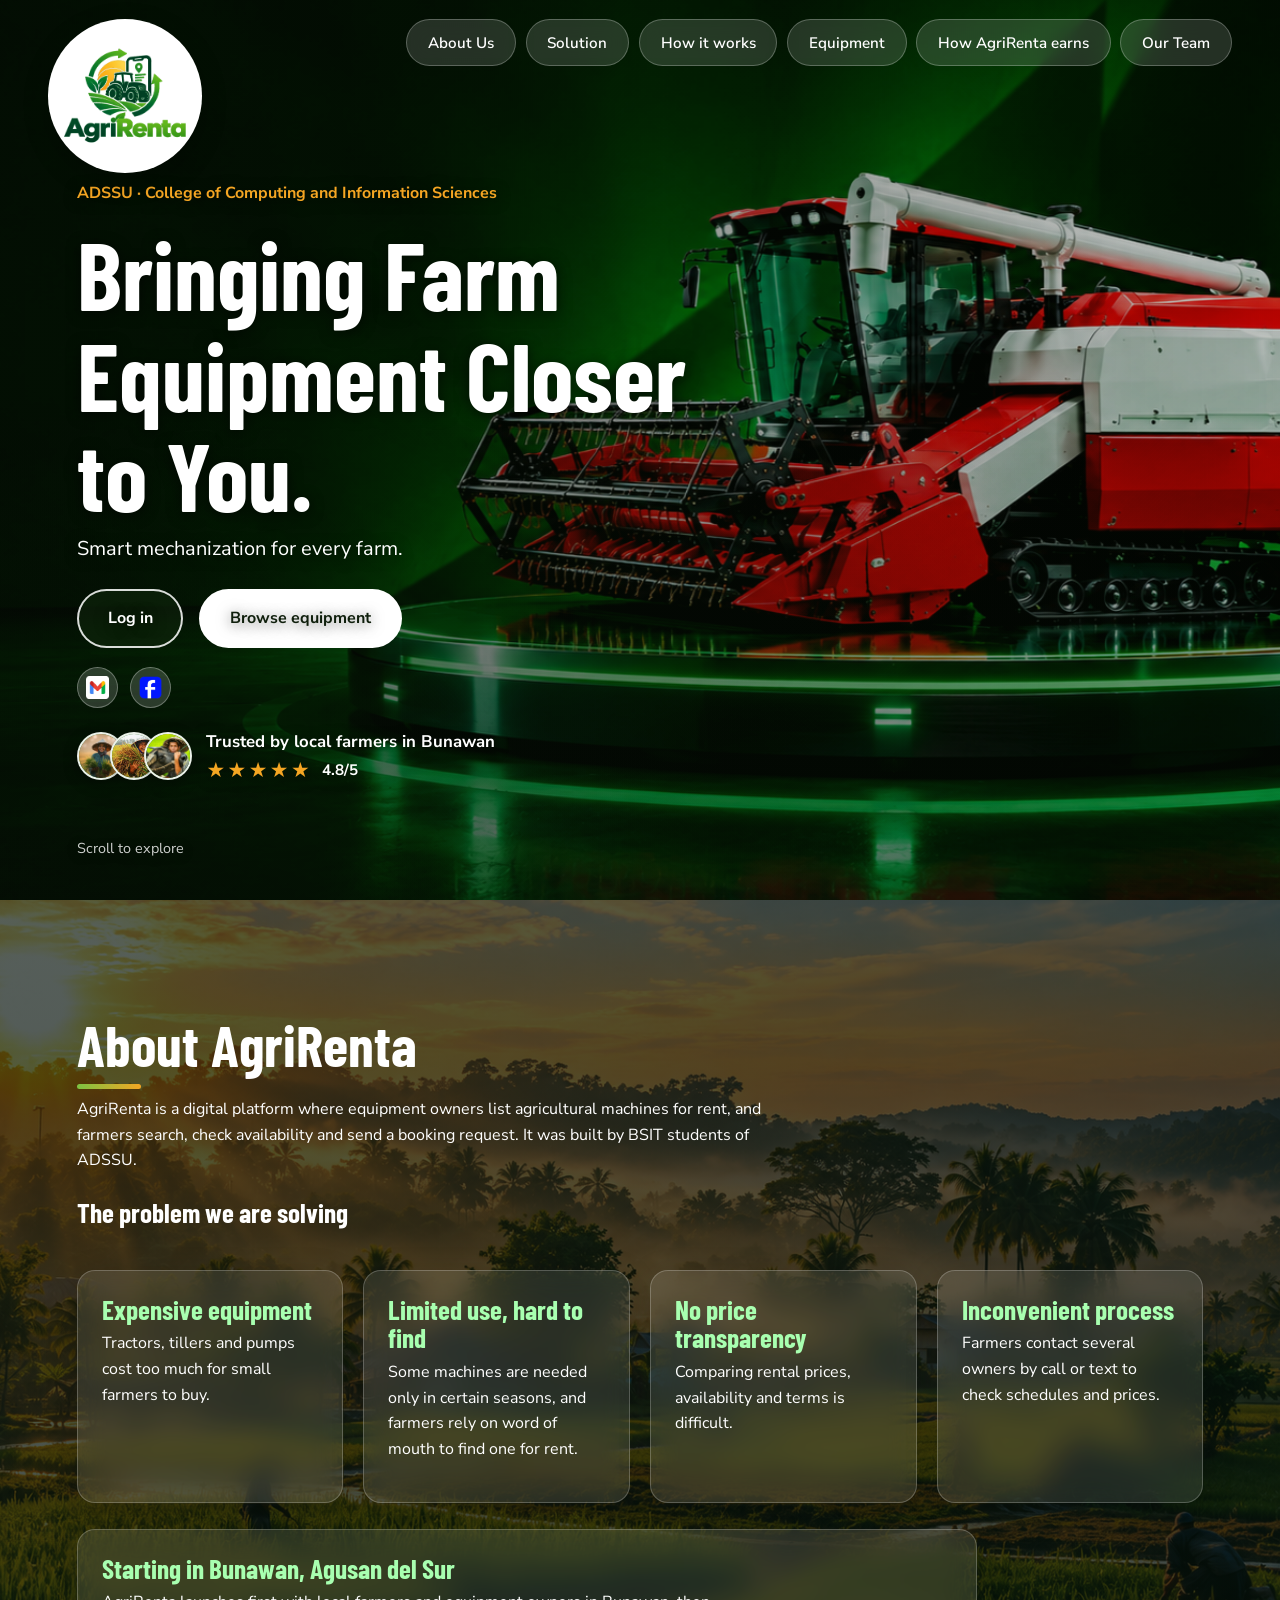
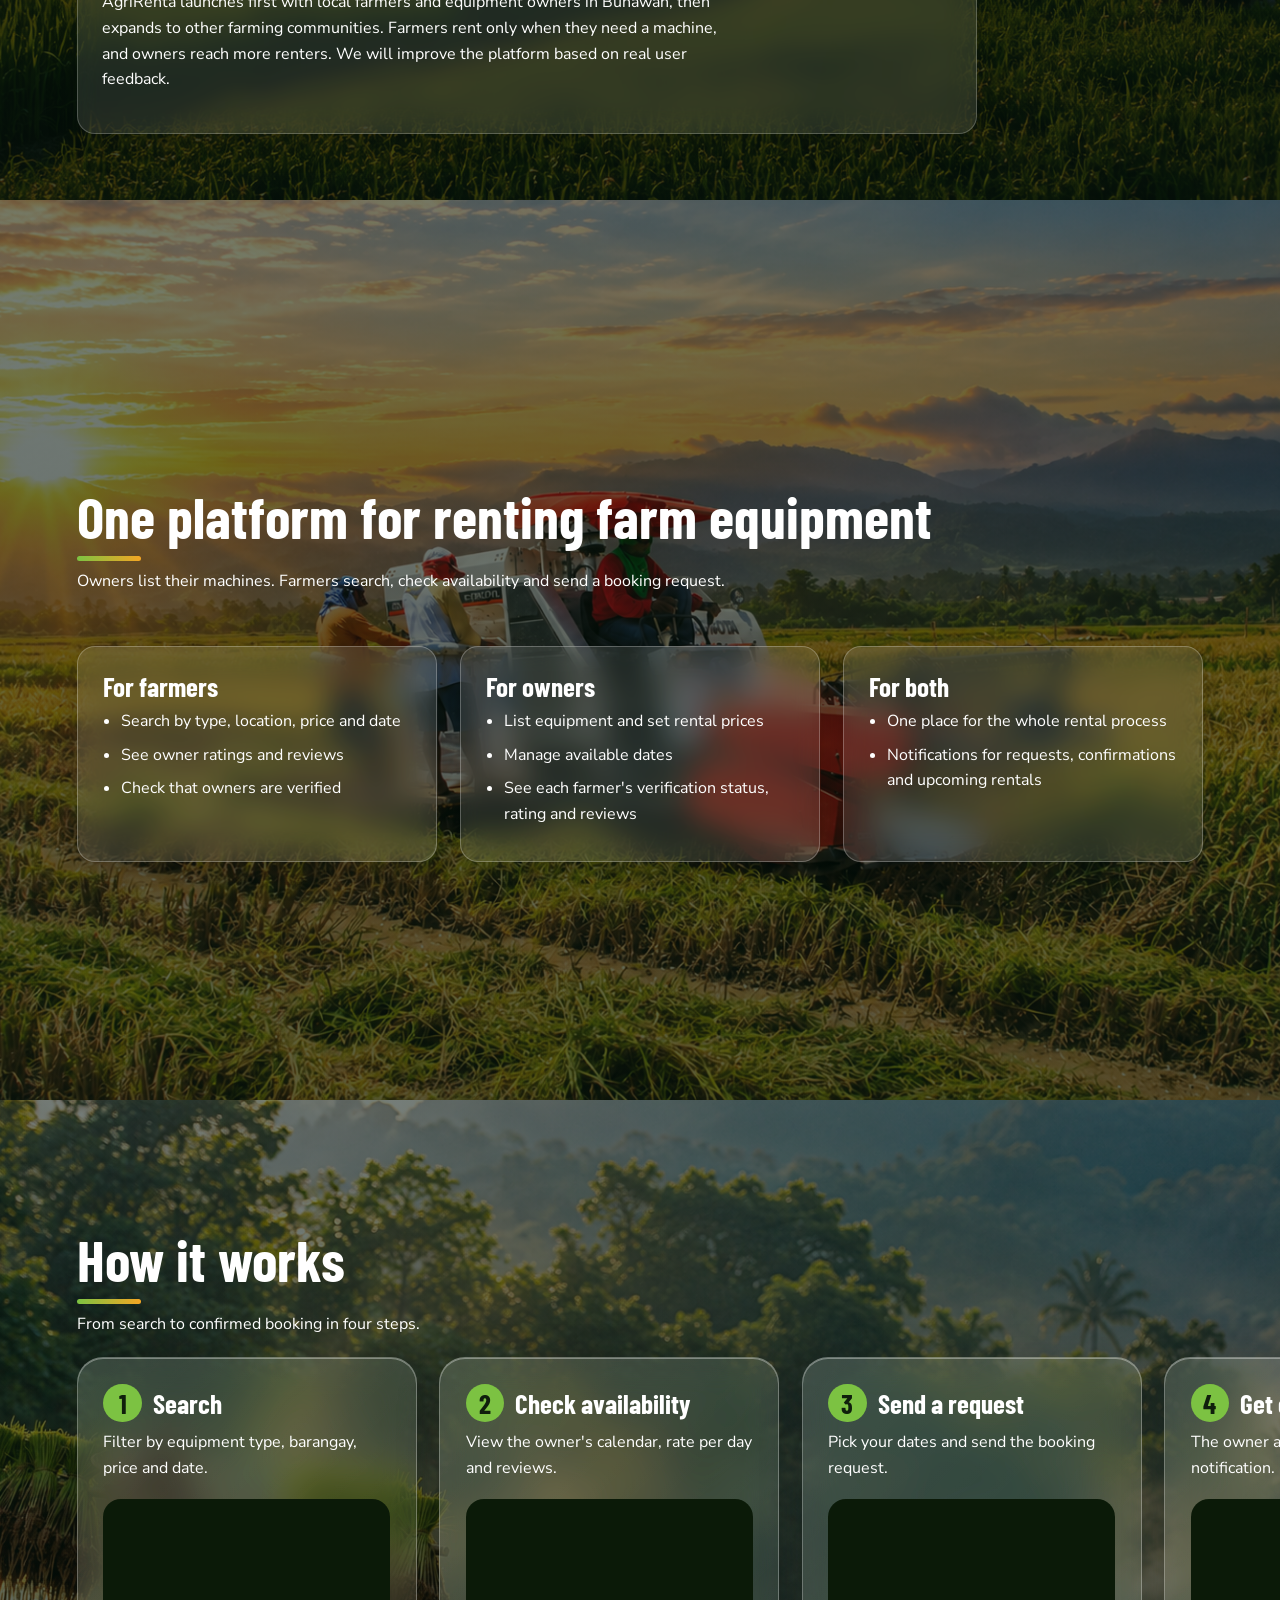
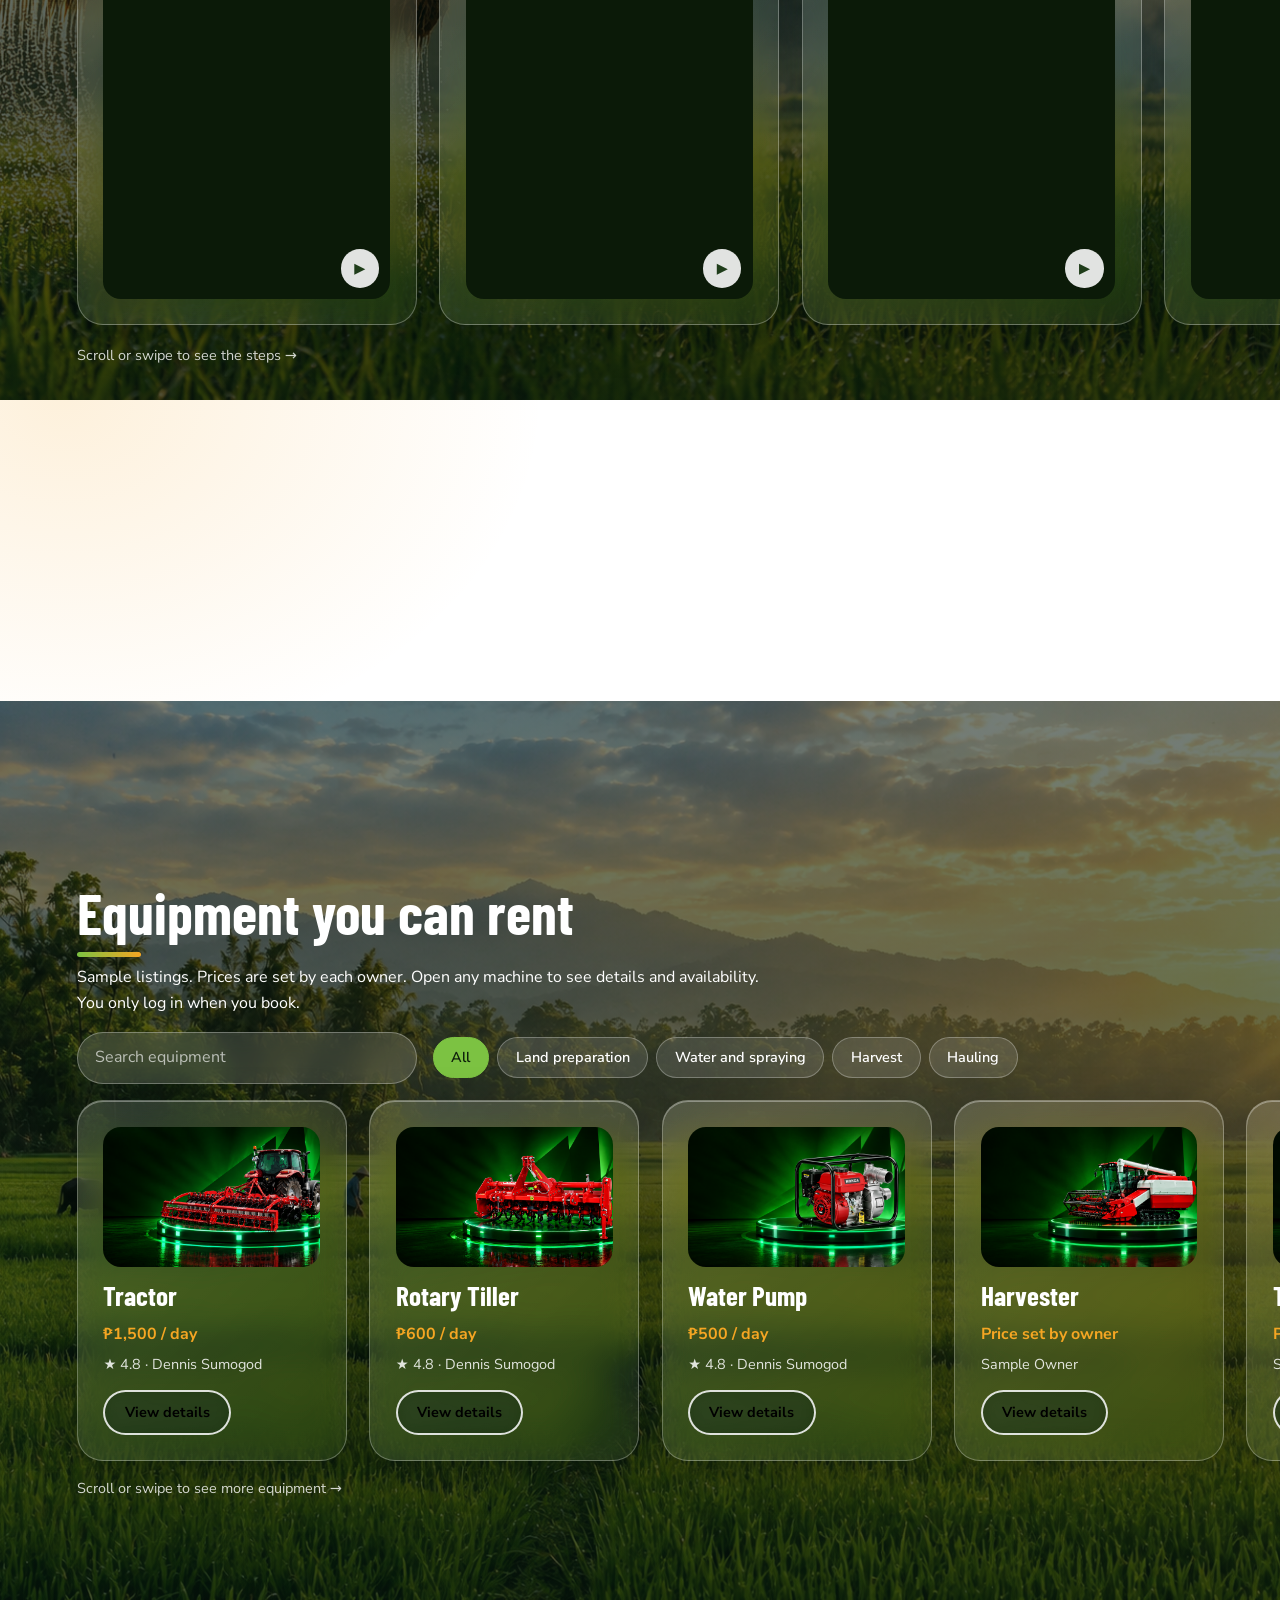
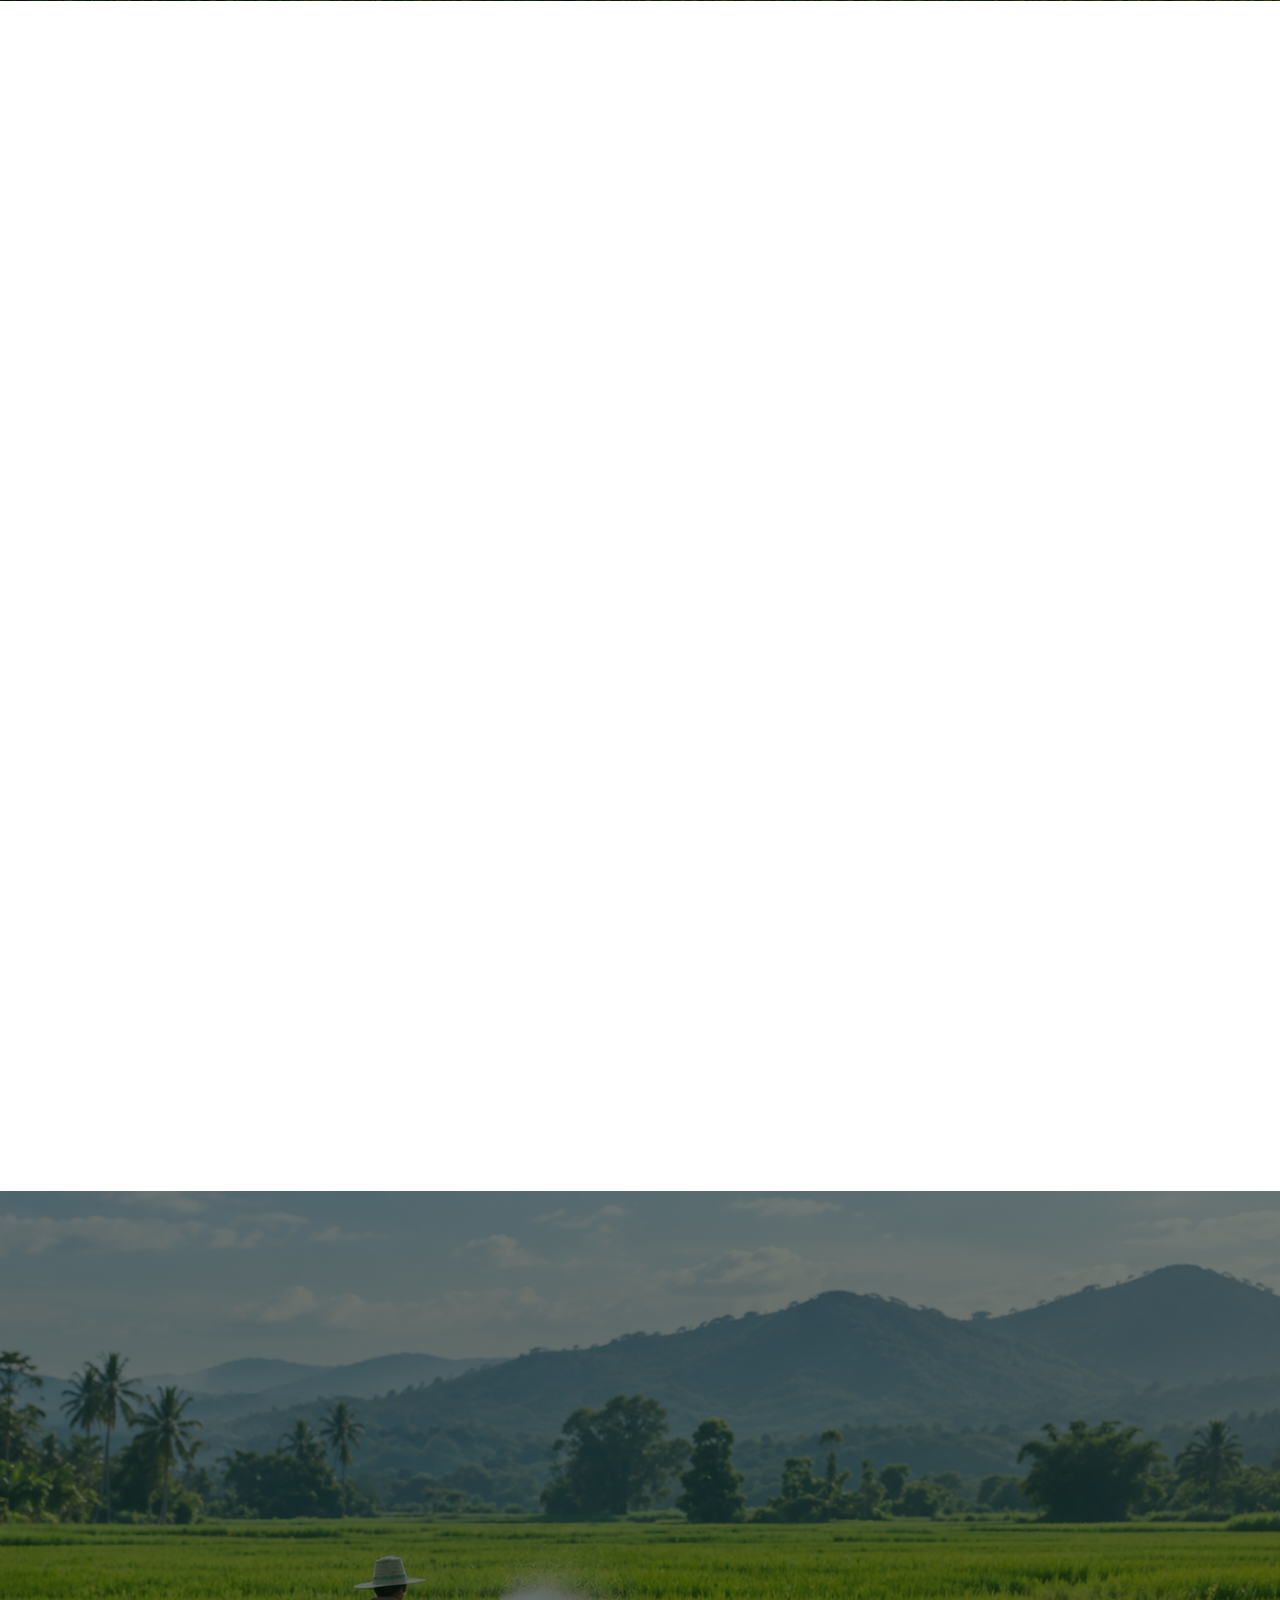
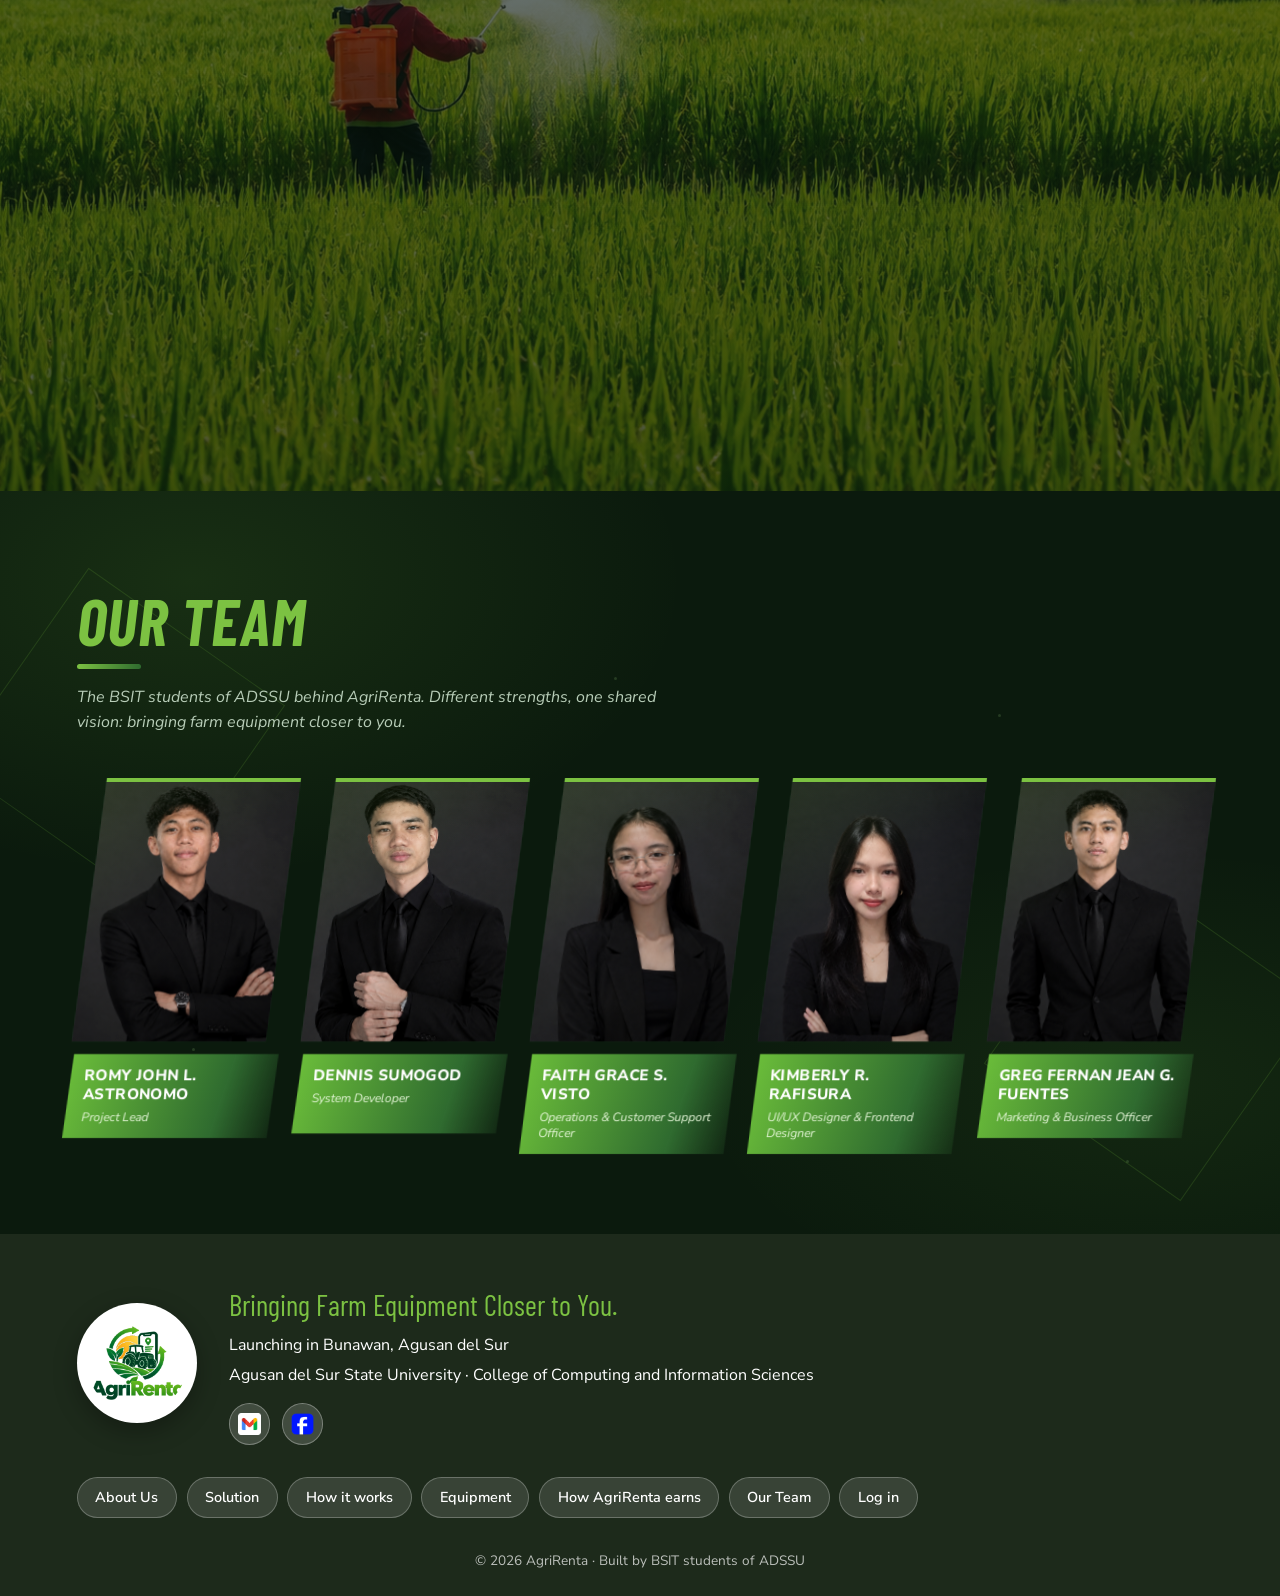
<file: index.html>
<!DOCTYPE html>
<html lang="en">
<head>
  <meta charset="UTF-8">
  <meta name="viewport" content="width=device-width, initial-scale=1">
  <title>AgriRenta | Bringing Farm Equipment Closer to You</title>

  <link rel="preconnect" href="https://fonts.googleapis.com">
  <link rel="preconnect" href="https://fonts.gstatic.com" crossorigin>
  <link href="https://fonts.googleapis.com/css2?family=Barlow+Condensed:wght@500;600;700&family=Nunito+Sans:wght@400;600;700&display=swap" rel="stylesheet">

  <link rel="stylesheet" href="style.css">
</head>
<body class="body">

  <!-- NAVIGATION -->
  <header class="nav">
    <button class="nav-toggle" id="navToggle" aria-label="Menu" aria-expanded="false">☰</button>

    <nav class="nav-links" id="navLinks">
      <a href="#about">About Us</a>
      <a href="#solution">Solution</a>
      <a href="#how">How it works</a>
      <a href="#equipment">Equipment</a>
      <a href="#model">How AgriRenta earns</a>
      <a href="#team">Our Team</a>
    </nav>
  </header>

  <main>

    <!-- HERO WITH AUTOMATIC IMAGE SLIDESHOW -->
    <section id="home" class="hero">

      <!-- ===== HERO BACKGROUND VIDEO (loops) =====
           DIRI IBUTANG ANG NAME SA VIDEO: usba ang src kung lain ang filename -->
      <video class="hero-video" id="heroVideo" autoplay muted loop playsinline preload="none"
             poster="images/harves.png" data-src="background%20video%20for%20firstpage.mp4"></video>

      <!-- LOGO (first page only) -->
      <a href="#home" class="logo-badge" aria-label="AgriRenta">
        <img src="logo.png" alt="AgriRenta logo">
      </a>

      <!-- DARK OVERLAY -->
      <div class="hero-shade"></div>

      <!-- HERO TEXT -->
      <div class="hero-inner">
        <p class="school">
          ADSSU · College of Computing and Information Sciences
        </p>

        <h1>
          Bringing Farm<br>
          Equipment Closer<br>
          to You.
        </h1>

        <p class="lead">Smart mechanization for every farm.</p>

        <div class="cta-row">
          <a class="btn btn-ghost" href="login.html">Log in</a>
          <a class="btn btn-white" href="#equipment">Browse equipment</a>
        </div>

        <div class="contact-row" aria-label="Contact AgriRenta">
          <a class="contact-ico" href="mailto:agrirentaofficial@gmail.com" aria-label="Email AgriRenta" title="agrirentaofficial@gmail.com">
            <img src="images/emailpicture.png" alt="Email">
          </a>
          <a class="contact-ico" href="https://www.facebook.com/profile.php?id=61595097656128" target="_blank" rel="noopener noreferrer" aria-label="AgriRenta on Facebook" title="AgriRenta on Facebook">
            <img src="images/facebookpicture.png" alt="Facebook">
          </a>
        </div>

        <!-- TRUST BADGE: usba ang text ug rating sa tinuod nga numero kung naa na -->
        <div class="trust">
          <div class="trust-avatars" aria-hidden="true">
            <span class="av"><img src="images/profile1.png" alt="" onerror="this.remove()"></span>
            <span class="av"><img src="images/profile2.jpg" alt="" onerror="this.remove()"></span>
            <span class="av"><img src="images/profile3.jpg" alt="" onerror="this.remove()"></span>
          </div>
          <div class="trust-text">
            <p class="trust-line">Trusted by local farmers in Bunawan</p>
            <p class="stars" aria-label="4.8 out of 5 stars"><span class="star-row">★★★★★</span> <span class="star-num">4.8/5</span></p>
          </div>
        </div>
      </div>

      <p class="scroll-hint">Scroll to explore</p>

    </section>

    <!-- ABOUT US AND PROBLEMS -->
    <section id="about" class="section">

      <div class="section-head">
        <h2>About AgriRenta</h2>

        <p>
          AgriRenta is a digital platform where equipment owners list
          agricultural machines for rent, and farmers search, check
          availability and send a booking request. It was built by
          BSIT students of ADSSU.
        </p>

        <h3 class="sub">The problem we are solving</h3>
      </div>

      <div class="grid grid-4">

        <article class="glass">
          <h3>Expensive equipment</h3>
          <p>
            Tractors, tillers and pumps cost too much for small farmers
            to buy.
          </p>
        </article>

        <article class="glass">
          <h3>Limited use, hard to find</h3>
          <p>
            Some machines are needed only in certain seasons, and
            farmers rely on word of mouth to find one for rent.
          </p>
        </article>

        <article class="glass">
          <h3>No price transparency</h3>
          <p>
            Comparing rental prices, availability and terms is difficult.
          </p>
        </article>

        <article class="glass">
          <h3>Inconvenient process</h3>
          <p>
            Farmers contact several owners by call or text to check
            schedules and prices.
          </p>
        </article>

      </div>

      <div class="glass big about-launch">
        <h3>Starting in Bunawan, Agusan del Sur</h3>

        <p>
          AgriRenta launches first with local farmers and equipment
          owners in Bunawan, then expands to other farming communities.
          Farmers rent only when they need a machine, and owners reach
          more renters. We will improve the platform based on real user
          feedback.
        </p>
      </div>

    </section>

    <!-- SOLUTION -->
    <section id="solution" class="section">

      <div class="section-head">
        <h2>One platform for renting farm equipment</h2>

        <p>
          Owners list their machines. Farmers search, check availability
          and send a booking request.
        </p>
      </div>

      <div class="grid grid-3">

        <article class="glass">
          <h3>For farmers</h3>
          <ul>
            <li>Search by type, location, price and date</li>
            <li>See owner ratings and reviews</li>
            <li>Check that owners are verified</li>
          </ul>
        </article>

        <article class="glass glass-wide">
          <h3>For owners</h3>
          <ul>
            <li>List equipment and set rental prices</li>
            <li>Manage available dates</li>
            <li>See each farmer's verification status, rating and reviews</li>
          </ul>
        </article>

        <article class="glass">
          <h3>For both</h3>
          <ul>
            <li>One place for the whole rental process</li>
            <li>Notifications for requests, confirmations and upcoming rentals</li>
          </ul>
        </article>

      </div>

    </section>

    <!-- HOW IT WORKS -->
    <section id="how" class="how">
      <div class="how-sticky">
        <div class="section-head how-head">
          <h2>How it works</h2>
          <p>From search to confirmed booking in four steps.</p>
        </div>
        <ol class="steps" id="stepsTrack">
        <li class="step glass">
          <h3><span class="step-n">1</span>Search</h3>
          <p>Filter by equipment type, barangay, price and date.</p>
          <!-- STEP 1 VIDEO: usba ang src kung lain ang filename -->
          <div class="step-video">
            <video muted loop playsinline preload="metadata" src="search%20.mp4#t=0.1" style="--pos:center 30%"></video>
            <span class="play-badge" aria-hidden="true">▶</span>
          </div>
        </li>
        <li class="step glass">
          <h3><span class="step-n">2</span>Check availability</h3>
          <p>View the owner's calendar, rate per day and reviews.</p>
          <!-- STEP 2 VIDEO: usba ang src kung lain ang filename -->
          <div class="step-video">
            <video muted loop playsinline preload="metadata" src="checkavailability.mp4#t=0.1" style="--pos:center 30%"></video>
            <span class="play-badge" aria-hidden="true">▶</span>
          </div>
        </li>
        <li class="step glass">
          <h3><span class="step-n">3</span>Send a request</h3>
          <p>Pick your dates and send the booking request.</p>
          <!-- STEP 3 VIDEO: usba ang src kung lain ang filename -->
          <div class="step-video">
            <video muted loop playsinline preload="metadata" src="send%20request%20ni%20pre.mp4#t=0.1" style="--pos:55% center"></video>
            <span class="play-badge" aria-hidden="true">▶</span>
          </div>
        </li>
        <li class="step glass">
          <h3><span class="step-n">4</span>Get confirmed</h3>
          <p>The owner accepts, and you get a notification.</p>
          <!-- STEP 4 VIDEO: usba ang src kung lain ang filename -->
          <div class="step-video">
            <video muted loop playsinline preload="metadata" src="get%20confirm%20notification%20ni%20.mp4#t=0.1" style="--pos:center 30%"></video>
            <span class="play-badge" aria-hidden="true">▶</span>
          </div>
        </li>
        </ol>
        <p class="how-hint">Scroll or swipe to see the steps → </p>
      </div>
    </section>

    <!-- EQUIPMENT (scrolls sideways, same as How it works) -->
    <section id="equipment" class="how eq-how">
      <div class="how-sticky">

        <div class="section-head how-head">
          <h2>Equipment you can rent</h2>
          <p>Sample listings. Prices are set by each owner. Open any machine to see details and availability. You only log in when you book.</p>
        </div>

        <div class="eq-tools how-head">
          <input type="search" id="eqSearch" placeholder="Search equipment" aria-label="Search equipment">
          <div class="chips" id="eqChips"></div>
        </div>

        <div class="steps eq-track" id="equipmentGrid"></div>
        <p class="eq-empty how-head" id="eqEmpty" hidden>No equipment matches your search. Try another word or type.</p>

        <p class="how-hint">Scroll or swipe to see more equipment →</p>
      </div>
    </section>

    <!-- BUSINESS MODEL -->
    <section id="model" class="section">

      <div class="section-head">
        <h2>How AgriRenta earns</h2>
      </div>

      <div class="grid grid-3">

        <article class="glass">
          <div class="big-num">10%</div>
          <h3>Commission</h3>
          <p>A small percentage of each completed rental.</p>
        </article>

        <article class="glass">
          <h3>Featured listings</h3>
          <p>Owners can pay to make their listing more visible.</p>
        </article>

        <article class="glass">
          <h3>Business accounts</h3>
          <p>
            Optional paid tools for cooperatives and businesses managing
            several machines.
          </p>
        </article>

      </div>

    </section>

    <!-- ===== OUR TEAM (idugang human sa </section> sa #model, atubangan sa </main>) ===== -->
    <section id="team" class="tm-section" aria-label="Our team">
      <div class="tm-sky" aria-hidden="true">
        <span class="tm-star" style="--t:6%;--l:8%;--d:0s;--dur:4.5s;--len:160px"></span>
        <span class="tm-star" style="--t:22%;--l:-5%;--d:1.6s;--dur:5s;--len:120px"></span>
        <span class="tm-star" style="--t:2%;--l:42%;--d:3.1s;--dur:4s;--len:180px"></span>
        <span class="tm-star" style="--t:38%;--l:20%;--d:4.4s;--dur:5.5s;--len:140px"></span>
        <span class="tm-star" style="--t:12%;--l:68%;--d:2.2s;--dur:4.8s;--len:170px"></span>
        <span class="tm-star" style="--t:55%;--l:5%;--d:5.6s;--dur:4.2s;--len:130px"></span>
        <span class="tm-star" style="--t:8%;--l:88%;--d:.8s;--dur:5.2s;--len:150px"></span>
        <span class="tm-star" style="--t:62%;--l:50%;--d:6.8s;--dur:4.6s;--len:160px"></span>
        <span class="tm-twinkle" style="--t:15%;--l:12%;--d:0s"></span>
        <span class="tm-twinkle" style="--t:30%;--l:78%;--d:.5s"></span>
        <span class="tm-twinkle" style="--t:48%;--l:30%;--d:1s"></span>
        <span class="tm-twinkle" style="--t:75%;--l:15%;--d:1.5s"></span>
        <span class="tm-twinkle" style="--t:82%;--l:62%;--d:2s"></span>
        <span class="tm-twinkle" style="--t:25%;--l:48%;--d:2.5s"></span>
        <span class="tm-twinkle" style="--t:90%;--l:88%;--d:3s"></span>
        <span class="tm-twinkle" style="--t:58%;--l:93%;--d:3.5s"></span>
      </div>

      <div class="tm-wrap">
        <header class="tm-heading">
          <h2>OUR TEAM</h2>
          <p>The BSIT students of ADSSU behind AgriRenta. Different strengths, one shared vision: bringing farm equipment closer to you.</p>
        </header>

        <div class="tm-grid">
          <article class="tm-card" style="--delay:.1s">
            <div class="tm-portrait" data-initials="RA">
              <img src="images/romy.jpg" alt="Portrait of Romy John L. Astronomo" onerror="this.remove()">
              <span class="tm-number"></span>
            </div>
            <div class="tm-info"><h3>Romy John L. Astronomo</h3><p>Project Lead</p></div>
          </article>

          <article class="tm-card" style="--delay:.25s">
            <div class="tm-portrait" data-initials="DS">
              <img src="images/dennis.jpg" alt="Portrait of Dennis Sumogod" onerror="this.remove()">
              <span class="tm-number"></span>
            </div>
            <div class="tm-info"><h3>Dennis Sumogod</h3><p>System Developer</p></div>
          </article>

          <article class="tm-card" style="--delay:.4s">
            <div class="tm-portrait" data-initials="FV">
              <img src="images/faith.jpg" alt="Portrait of Faith Grace S. Visto" onerror="this.remove()">
              <span class="tm-number"></span>
            </div>
            <div class="tm-info"><h3>Faith Grace S. Visto</h3><p>Operations &amp; Customer Support Officer</p></div>
          </article>

          <article class="tm-card" style="--delay:.55s">
            <div class="tm-portrait" data-initials="KR">
              <img src="images/kimberly.jpg" alt="Portrait of Kimberly R. Rafisura" onerror="this.remove()">
              <span class="tm-number"></span>
            </div>
            <div class="tm-info"><h3>Kimberly R. Rafisura</h3><p>UI/UX Designer &amp; Frontend Designer</p></div>
          </article>

          <article class="tm-card" style="--delay:.7s">
            <div class="tm-portrait" data-initials="GF">
              <img src="images/greg.jpg" alt="Portrait of Greg Fernan Jean G. Fuentes" onerror="this.remove()">
              <span class="tm-number"></span>
            </div>
            <div class="tm-info"><h3>Greg Fernan Jean G. Fuentes</h3><p>Marketing &amp; Business Officer</p></div>
          </article>
        </div>

        <div class="tm-footer"><div class="tm-brand">AGRI<span>RENTA</span> · ADSSU BSIT</div></div>
      </div>
    </section>


  </main>

  <!-- FOOTER -->
  <footer class="footer" id="footer">
    <div class="footer-inner">
      <img class="footer-logo" src="logo.png" alt="AgriRenta logo">
      <div class="footer-info">
        <p class="footer-tag">Bringing Farm Equipment Closer to You.</p>
        <p>Launching in Bunawan, Agusan del Sur</p>
        <p>Agusan del Sur State University · College of Computing and Information Sciences</p>
        <div class="contact-row" aria-label="Contact AgriRenta">
        <a class="contact-ico" href="mailto:agrirentaofficial@gmail.com" aria-label="Email AgriRenta" title="agrirentaofficial@gmail.com">
          <img src="images/emailpicture.png" alt="Email">
        </a>
        <a class="contact-ico" href="https://www.facebook.com/profile.php?id=61595097656128" target="_blank" rel="noopener noreferrer" aria-label="AgriRenta on Facebook" title="AgriRenta on Facebook">
          <img src="images/facebookpicture.png" alt="Facebook">
        </a>
        </div>
      </div>
      <nav class="footer-links" aria-label="Footer">
        <a href="#about">About Us</a>
        <a href="#solution">Solution</a>
        <a href="#how">How it works</a>
        <a href="#equipment">Equipment</a>
        <a href="#model">How AgriRenta earns</a>
        <a href="#team">Our Team</a>
        <a href="login.html">Log in</a>
      </nav>
    </div>
    <p class="copy">© 2026 AgriRenta · Built by BSIT students of ADSSU</p>
  </footer>

  <!-- EQUIPMENT DETAILS (opens when a card is clicked) -->
  <dialog id="eqModal" class="modal" aria-label="Equipment details">
    <div class="modal-body" id="eqModalBody"></div>
  </dialog>

  <script src="script.js"></script>

</body>
</html>
</file>
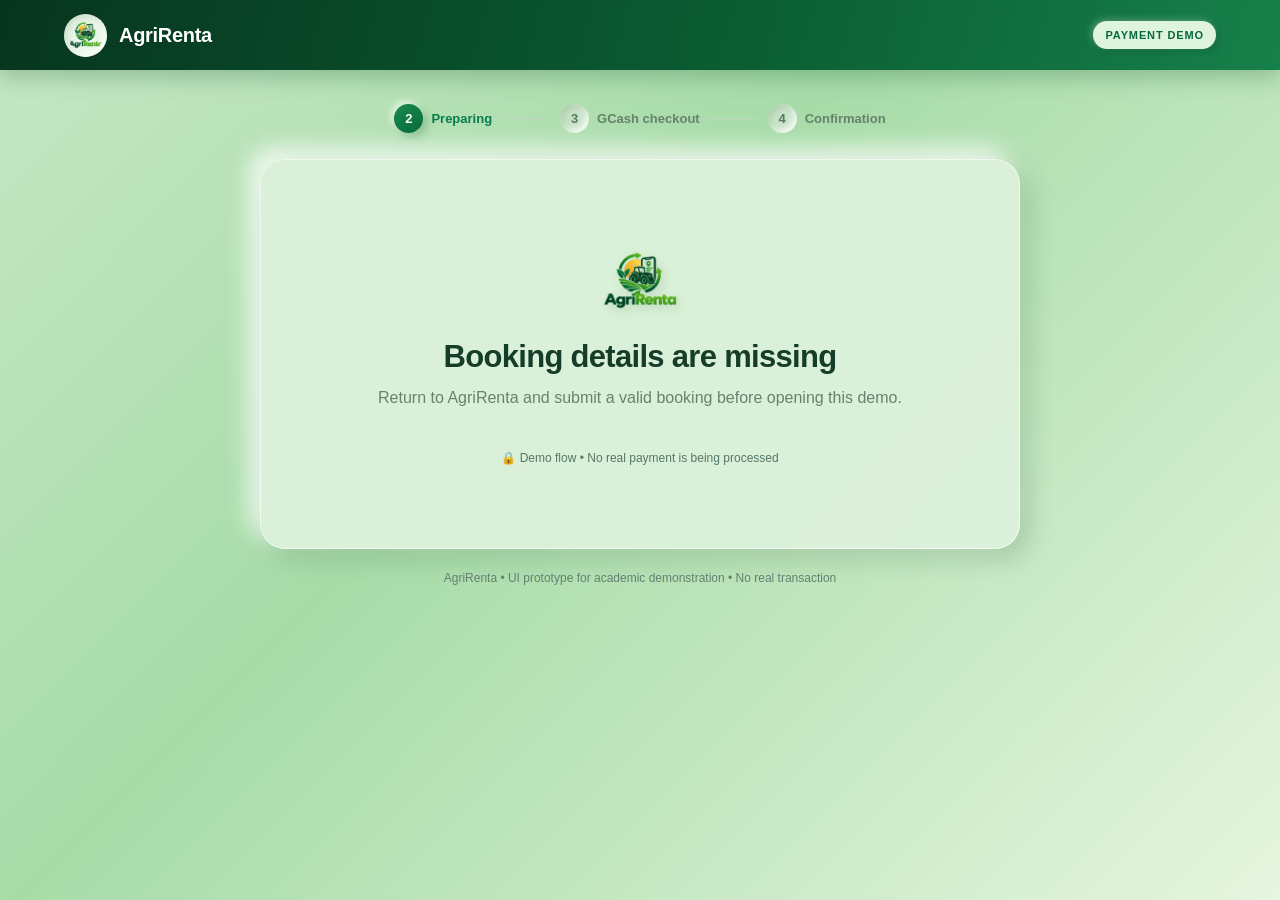
<file: AgriRenta_GCash_Payment_Neumorphism_Green.html>
<!DOCTYPE html>
<html lang="en">
<head>
<meta charset="UTF-8">
<meta name="viewport" content="width=device-width, initial-scale=1.0">
<title>AgriRenta • GCash Payment Demo</title>
<style>

  :root {
    --green-950:#07351f; --green-900:#0b4a2b; --green-800:#11643a;
    --green-700:#16804a; --green-600:#21965a; --green-100:#e3f3e3;
    --green-50:#eaf7e9; --ink:#153d29; --muted:#65836f; --line:#cfe5d0;
    --shadow-dark:rgba(50,105,60,.22); --shadow-light:rgba(255,255,255,.88);
    --blue:#0866ff;
  }
  *{box-sizing:border-box}
  body{margin:0;font-family:Inter,Segoe UI,Arial,sans-serif;color:var(--ink);background:linear-gradient(135deg,#c6e7c5 0%,#a7dca8 42%,#e6f5df 100%);min-height:100vh}
  button{font:inherit;cursor:pointer}
  .topbar{height:70px;background:linear-gradient(105deg,#07351f,#0a5b32 55%,#16804a);color:#fff;display:flex;align-items:center;justify-content:space-between;padding:0 clamp(18px,5vw,70px);box-shadow:0 8px 20px rgba(10,75,39,.25)}
  .brand{display:flex;align-items:center;gap:12px;font-weight:800;font-size:20px;letter-spacing:-.3px}
  .brand img{width:43px;height:43px;object-fit:contain;background:#e8f6e7;border-radius:50%;padding:4px;box-shadow:inset 3px 3px 7px rgba(31,94,43,.15),inset -3px -3px 7px rgba(255,255,255,.9)}
  .demo-pill{font-size:11px;letter-spacing:.08em;font-weight:800;background:#dff4dc;color:#08683e;border-radius:999px;padding:8px 12px;box-shadow:3px 3px 7px rgba(0,0,0,.12),-2px -2px 6px rgba(255,255,255,.24)}
  .wrap{width:min(1080px,calc(100% - 32px));margin:34px auto 50px}
  .steps{display:flex;align-items:center;justify-content:center;gap:10px;margin:0 auto 26px;max-width:520px}
  .step{display:flex;align-items:center;gap:8px;color:#66816d;font-size:13px;font-weight:700}
  .step-num{width:29px;height:29px;border-radius:50%;display:grid;place-items:center;background:#c8e4c7;color:#5b7667;box-shadow:inset 3px 3px 6px rgba(63,112,63,.18),inset -3px -3px 6px rgba(255,255,255,.85)}
  .step.active{color:#087c4c}.step.active .step-num{background:linear-gradient(145deg,#198a50,#086a3b);color:#fff;box-shadow:4px 4px 9px rgba(16,94,46,.25),-3px -3px 7px rgba(255,255,255,.65)}
  .step-line{height:2px;width:48px;background:#b7d9b7}
  .screen{display:none;animation:fadeIn .3s ease}
  .screen.active{display:block}
  @keyframes fadeIn{from{opacity:0;transform:translateY(7px)}to{opacity:1;transform:translateY(0)}}
  .loading-card,.payment-layout,.result-card{max-width:760px;margin:auto;background:rgba(222,241,220,.93);border:1px solid rgba(255,255,255,.55);border-radius:25px;box-shadow:10px 10px 24px var(--shadow-dark),-10px -10px 24px var(--shadow-light);overflow:hidden}
  .loading-card{min-height:390px;display:flex;flex-direction:column;align-items:center;justify-content:center;text-align:center;padding:40px 24px}
  .logo-large{width:76px;height:76px;object-fit:contain;margin-bottom:20px;filter:drop-shadow(3px 4px 5px rgba(35,95,43,.16))}
  .spinner{width:54px;height:54px;border:5px solid #d1e9d0;border-top-color:#078b52;border-radius:50%;animation:spin .8s linear infinite;margin:8px 0 22px;box-shadow:inset 2px 2px 5px rgba(64,116,66,.12)}
  @keyframes spin{to{transform:rotate(360deg)}}
  h1,h2,h3,p{margin-top:0}
  h1{font-size:clamp(23px,4vw,31px);letter-spacing:-.7px;margin-bottom:10px}
  .muted{color:var(--muted);line-height:1.65}
  .secure{display:flex;align-items:center;justify-content:center;gap:7px;font-size:12px;color:#55776a;margin-top:24px}
  .layout-grid{display:grid;grid-template-columns:1.05fr .95fr}
  .pay-main{padding:clamp(22px,4vw,38px)}
  .pay-side{padding:clamp(22px,4vw,34px);background:linear-gradient(145deg,#e8f7e5,#d9efd7);border-left:1px solid #cfe5d0}
  .gcash-brand{display:flex;align-items:center;gap:13px;margin-bottom:25px}
  .gcash-brand img{width:66px;height:54px;object-fit:contain;border-radius:14px;background:#e4f3e1;padding:5px;box-shadow:4px 4px 8px rgba(50,105,60,.18),-4px -4px 8px rgba(255,255,255,.9)}
  .gcash-brand strong{font-size:22px;color:#0752bd}
  .gcash-brand small{display:block;color:#71877d;margin-top:4px}
  .amount{font-size:32px;font-weight:850;letter-spacing:-1px;margin:9px 0 5px;color:#143e2c}
  .merchant{display:flex;align-items:center;gap:12px;border-bottom:1px solid var(--line);padding-bottom:20px;margin-bottom:20px}
  .merchant-logo{width:42px;height:42px;display:grid;place-items:center;flex:none;border-radius:50%;background:#e4f3e1;color:#087b4b;font-weight:850;border:1px solid #d4e9d1;box-shadow:3px 3px 7px rgba(50,105,60,.16),-3px -3px 7px rgba(255,255,255,.85)}
  .merchant small{display:block;color:var(--muted);margin-top:4px}
  .label{font-size:12px;font-weight:800;color:#617b6e;letter-spacing:.06em;text-transform:uppercase;margin-bottom:8px}
  .detail-row{display:flex;justify-content:space-between;gap:12px;padding:12px 0;border-bottom:1px solid var(--line);font-size:14px}
  .detail-row span:first-child{color:#60796d}
  .detail-row strong{text-align:right}
  .notice{margin-top:20px;padding:13px 14px;border-radius:13px;background:#fff8df;border:1px solid #f2e5b3;color:#735d1a;font-size:12px;line-height:1.55}
  .btn{border:0;border-radius:13px;padding:15px 18px;font-weight:800;transition:transform .15s,filter .15s,box-shadow .15s}
  .btn:hover{filter:brightness(1.04);transform:translateY(-1px)}
  .btn:focus-visible{outline:3px solid #79b6ff;outline-offset:3px}
  .btn-blue{width:100%;background:linear-gradient(115deg,#0b70ff,#0754d6);color:#fff;box-shadow:5px 5px 12px rgba(0,78,210,.2),-3px -3px 8px rgba(255,255,255,.7)}
  .btn-green{width:100%;background:linear-gradient(115deg,#218e53,#08653b);color:#fff;box-shadow:5px 5px 12px rgba(18,96,49,.24),-3px -3px 8px rgba(255,255,255,.7)}
  .text-btn{display:block;border:0;background:none;color:#0866ff;font-weight:700;margin:16px auto 0;padding:8px}
  .demo-banner{display:flex;gap:10px;align-items:flex-start;background:#e3f0e4;border:1px solid #c8e1cc;color:#174b31;padding:13px 14px;border-radius:13px;font-size:12px;line-height:1.5;box-shadow:inset 2px 2px 5px rgba(53,111,61,.08),inset -2px -2px 5px rgba(255,255,255,.7);margin-bottom:22px}
  .demo-dot{width:8px;height:8px;background:#087b4b;border-radius:50%;margin-top:4px;flex-shrink:0}
  .result-card{text-align:center;padding:clamp(28px,6vw,54px) 24px;max-width:600px}
  .check{width:74px;height:74px;display:grid;place-items:center;border-radius:50%;background:#e0f3de;color:#11824d;font-size:38px;font-weight:900;margin:0 auto 22px;box-shadow:7px 7px 15px rgba(50,105,60,.18),-7px -7px 15px rgba(255,255,255,.9)}
  .modal-backdrop{position:fixed;inset:0;background:rgba(2,34,17,.58);display:none;align-items:center;justify-content:center;padding:18px;z-index:10}
  .modal-backdrop.open{display:flex}
  .modal{width:min(460px,100%);background:#e3f3e1;border:1px solid rgba(255,255,255,.7);border-radius:22px;padding:28px;box-shadow:12px 12px 28px rgba(3,54,24,.28),-8px -8px 22px rgba(255,255,255,.45);animation:fadeIn .2s ease}
  .modal-mark{width:52px;height:52px;border-radius:16px;background:#e1f1df;color:#087b4b;display:grid;place-items:center;font-size:26px;margin-bottom:18px;box-shadow:5px 5px 10px rgba(50,105,60,.18),-5px -5px 10px rgba(255,255,255,.9)}
  .modal h2{font-size:23px;margin-bottom:9px}
  .modal p{font-size:14px;line-height:1.65;color:#61776c}
  .modal .btn{margin-top:10px}
  .footnote{text-align:center;font-size:12px;color:#648071;margin-top:22px}
  @media(max-width:700px){
    .topbar{height:62px;padding:0 16px}.brand{font-size:17px}.brand img{width:36px;height:36px}
    .wrap{margin-top:22px}.steps{gap:6px}.step{font-size:11px;gap:5px}.step-line{width:18px}
    .layout-grid{grid-template-columns:1fr}.pay-side{border-left:0;border-top:1px solid #cfe5d0}
    .pay-main{padding:23px}.pay-side{padding:23px}.amount{font-size:29px}
  }
  @media(prefers-reduced-motion:reduce){*,*::before,*::after{animation-duration:.01ms!important;transition-duration:.01ms!important}}

</style>
</head>
<body>
<header class="topbar">
  <div class="brand"><img src="logo.png" alt="AgriRenta logo" onerror="this.style.display='none'"><span>AgriRenta</span></div>
  <span class="demo-pill">PAYMENT DEMO</span>
</header>

<main class="wrap">
  <div class="steps" aria-label="Payment steps">
    <div class="step active" id="step2"><span class="step-num">2</span><span>Preparing</span></div>
    <span class="step-line"></span>
    <div class="step" id="step3"><span class="step-num">3</span><span>GCash checkout</span></div>
    <span class="step-line"></span>
    <div class="step" id="step4"><span class="step-num">4</span><span>Confirmation</span></div>
  </div>

  <section class="screen active" id="loadingScreen">
    <div class="loading-card">
      <img class="logo-large" src="logo.png" alt="AgriRenta logo" onerror="this.style.visibility='hidden'">
      <div class="spinner" aria-hidden="true"></div>
      <h1>Preparing your GCash payment</h1>
      <p class="muted">Mag-andam ang AgriRenta sa payment demo.<br>Secure checkout page will open in a moment.</p>
      <div class="secure">🔒 Demo flow • No real payment is being processed</div>
    </div>
  </section>

  <section class="screen" id="paymentScreen">
    <div class="payment-layout">
      <div class="layout-grid">
        <div class="pay-main">
          <div class="gcash-brand">
            <img src="images/gcash.jpg" alt="GCash logo" onerror="this.alt='GCash';this.style.background='#eaf2ff'">
            <div><strong>GCash</strong><small>Payment checkout preview</small></div>
          </div>
          <div class="label">Pay equipment owner</div>
          <div class="amount" id="amountDisplay">₱9,600.00</div>
          <p class="muted" style="font-size:14px;margin-bottom:25px">The rental payment is for the equipment owner, not AgriRenta.</p>
          <div class="merchant">
            <span class="merchant-logo" id="recipientInitials" aria-hidden="true">EO</span>
            <div><strong id="recipientName">Equipment Owner</strong><small>Rental payment recipient · simulation only</small></div>
          </div>
          <div class="demo-banner"><span class="demo-dot"></span><div><strong>Demonstration only</strong><br>This screen imitates a checkout flow for your school project. It is not the official GCash website and will not collect login details.</div></div>
          <button class="btn btn-blue" id="loginPayBtn">Login to Pay <span aria-hidden="true">›</span></button>
          <button class="text-btn" id="backBtn">← Back to AgriRenta</button>
          <div class="secure"> Never enter your real GCash MPIN or OTP here.</div>
        </div>
        <aside class="pay-side">
          <div class="label">Payment summary</div>
          <h3 style="margin-bottom:8px">Booking details</h3>
          <p class="muted" style="font-size:13px">Review the sample transaction details below.</p>
          <div class="detail-row"><span>Recipient</span><strong id="recipientSummary">Equipment Owner</strong></div>
          <div class="detail-row"><span>Payment method</span><strong>GCash (demo)</strong></div>
          <div class="detail-row"><span>Booking reference</span><strong id="referenceDisplay">Waiting for booking</strong></div>
          <div class="detail-row"><span>Rental fee</span><strong id="rentalFee">₱9,600.00</strong></div>
          <div class="detail-row"><span>Deposit / delivery</span><strong>To be confirmed</strong></div>
          <div class="detail-row" style="font-size:16px;padding-top:18px"><span><strong>Total estimate</strong></span><strong id="totalFee" style="color:#087b4b">₱9,600.00+</strong></div>
          <p class="muted" style="font-size:12px;margin-top:20px">This is sample data for UI demonstration. Connect a payment provider to accept actual payments.</p>
        </aside>
      </div>
    </div>
  </section>

  <section class="screen" id="successScreen">
    <div class="result-card">
      <div class="check">✓</div>
      <h1>Demo flow completed</h1>
      <p class="muted">Na-click nimo ang “Login to Pay.” Para sa demonstration, gipakita lang ang explanation. Walay GCash login o actual payment nga nahitabo.</p>
      <div class="demo-banner" style="text-align:left;margin-top:22px"><span class="demo-dot"></span><div><strong>Next step for the real system</strong><br>Connect an authorized payment gateway and verify payment status on your server before marking the booking as Paid.</div></div>
      <button class="btn btn-green" id="returnBtn">Return to AgriRenta demo</button>
    </div>
  </section>
  <p class="footnote">AgriRenta • UI prototype for academic demonstration • No real transaction</p>
</main>

<div class="modal-backdrop" id="demoModal" role="dialog" aria-modal="true" aria-labelledby="modalTitle">
  <div class="modal">
    <div class="modal-mark">ⓘ</div>
    <h2 id="modalTitle">GCash payment demonstration</h2>
    <p>Demo ra ni sa AgriRenta project. Ang “Login to Pay” button nagpakita lang sa payment-flow explanation. Wala tayong i-open nga real GCash account, walay MPIN/OTP nga pangayoon, ug walay kwarta nga ma-transfer.</p>
    <p>Para mahimong real payment, kinahanglan i-connect ang AgriRenta sa authorized payment gateway ug i-verify ang transaction sa backend.</p>
    <button class="btn btn-green" id="modalContinue">Continue demo</button>
  </div>
</div>

<script>
  const params = new URLSearchParams(location.search);
  const reference = params.get("reference") || "";
  const recipientName = params.get("recipient") || "Equipment Owner";
  const recipientParts = recipientName.trim().split(/\s+/).filter(Boolean);
  const recipientInitials = recipientParts.length > 1
    ? `${recipientParts[0][0]}${recipientParts[recipientParts.length - 1][0]}`.toUpperCase()
    : (recipientParts[0] || "EO").slice(0, 2).toUpperCase();
  const requestedAmount = Number(params.get("amount"));
  const DEMO_AMOUNT = Number.isFinite(requestedAmount) && requestedAmount > 0 ? requestedAmount : 0;
  const money = new Intl.NumberFormat('en-PH', { style:'currency', currency:'PHP' });
  document.getElementById('amountDisplay').textContent = money.format(DEMO_AMOUNT);
  document.getElementById('rentalFee').textContent = money.format(DEMO_AMOUNT);
  document.getElementById('totalFee').textContent = money.format(DEMO_AMOUNT) + '+';
  document.getElementById('referenceDisplay').textContent = reference || 'Missing booking reference';
  document.getElementById('recipientName').textContent = recipientName;
  document.getElementById('recipientSummary').textContent = recipientName;
  document.getElementById('recipientInitials').textContent = recipientInitials;

  const screens = {
    loading: document.getElementById('loadingScreen'),
    payment: document.getElementById('paymentScreen'),
    success: document.getElementById('successScreen')
  };
  function showScreen(name) {
    Object.values(screens).forEach(s => s.classList.remove('active'));
    screens[name].classList.add('active');
    document.getElementById('step2').classList.toggle('active', name === 'loading');
    document.getElementById('step3').classList.toggle('active', name === 'payment');
    document.getElementById('step4').classList.toggle('active', name === 'success');
    window.scrollTo({ top:0, behavior:'smooth' });
  }
  if (!reference || DEMO_AMOUNT < 1) {
    document.querySelector('#loadingScreen h1').textContent = 'Booking details are missing';
    document.querySelector('#loadingScreen .spinner').hidden = true;
    document.querySelector('#loadingScreen .muted').textContent = 'Return to AgriRenta and submit a valid booking before opening this demo.';
  } else {
    window.setTimeout(() => showScreen('payment'), 1200);
  }

  function returnToBooking(completed) {
    const query = completed ? `?gcash=complete&reference=${encodeURIComponent(reference)}` : '';
    window.location.href = `app.html${query}#/submitted/${encodeURIComponent(reference)}`;
  }

  const modal = document.getElementById('demoModal');
  document.getElementById('loginPayBtn').addEventListener('click', () => {
    modal.classList.add('open');
    document.getElementById('modalContinue').focus();
  });
  document.getElementById('modalContinue').addEventListener('click', () => {
    modal.classList.remove('open');
    showScreen('success');
  });
  modal.addEventListener('click', e => {
    if (e.target === modal) modal.classList.remove('open');
  });
  document.addEventListener('keydown', e => {
    if (e.key === 'Escape') modal.classList.remove('open');
  });
  document.getElementById('backBtn').addEventListener('click', () => {
    returnToBooking(false);
  });
  document.getElementById('returnBtn').addEventListener('click', () => {
    returnToBooking(true);
  });
</script>
</body>
</html>
</file>
<file: style.css>
.body{
  margin: 0;
  padding: 0;
}
/* ---------- COLORS AND FONTS ---------- */

:root {
  --forest: #1f3d1a;
  --leaf: #3a7a2e;
  --lime: #7cc242;
  --sun: #f5a623;
  --paper: #ffffff;
  --ink: #0f1f0c;
  --glass: rgba(18, 40, 14, 0.55);
  --line: rgba(255, 255, 255, 0.85);
  --radius: 26px;
  --font-head: "Barlow Condensed", "Arial Narrow", sans-serif;
  --font-body: "Nunito Sans", system-ui, sans-serif;
}

*, *::before, *::after {
  box-sizing: border-box;
}

html {
  scroll-behavior: smooth;
}

body {
  margin: 0;
  font-family: var(--font-body);
  color: var(--paper);
  background: linear-gradient(
    180deg,
    #2e6a26 0%,
    var(--forest) 45%,
    #17300f 100%
  ) fixed;
  line-height: 1.6;
}

h1, h2, h3 {
  font-family: var(--font-head);
  font-weight: 700;
  line-height: 1.05;
  margin: 0 0 0.5rem;
}

h1 {
  font-size: clamp(2.8rem, 8vw, 6rem);
}

h2 {
  font-size: clamp(2.2rem, 5vw, 3.6rem);
}

h3 {
  font-size: 1.7rem;
}

p {
  margin: 0 0 1rem;
  max-width: 62ch;
}

a {
  color: inherit;
}

:focus-visible {
  outline: 3px solid var(--sun);
  outline-offset: 3px;
}

/* ---------- HERO SECTION ---------- */
.hero {
  min-height: 100vh;
  display: grid;
  align-content: center;
  padding: 9rem clamp(1.2rem, 6vw, 5rem) 5rem;
  position: relative;
  overflow: hidden;
  isolation: isolate;
}

/* Background slideshow */
.hero-slideshow {
  position: absolute;
  inset: 0;
  overflow: hidden;
  z-index: -2;
  background: #000;
}

.hero-slide {
  position: absolute;
  inset: 0;
  width: 100%;
  height: 100%;
  display: block;
  object-fit: cover;
  object-position: center;
  opacity: 0;
  transition: opacity 1.2s ease-in-out;
}

.hero-slide.active {
  opacity: 1;
}

/* Dark overlay for readable text */
.hero-shade {
  position: absolute;
  inset: 0;
  z-index: -1;
  pointer-events: none;
  background:
    linear-gradient(
      90deg,
      rgba(5, 15, 5, 0.82) 0%,
      rgba(5, 15, 5, 0.60) 50%,
      rgba(5, 15, 5, 0.35) 100%
    ),
    linear-gradient(
      0deg,
      rgba(5, 15, 5, 0.55) 0%,
      transparent 55%
    );
}

.hero-inner {
  position: relative;
  z-index: 1;
}

.school {
  font-weight: 700;
  color: var(--sun);
  margin-bottom: 1rem;
}

.lead {
  font-size: 1.25rem;
}

.cta-row {
  display: flex;
  flex-wrap: wrap;
  gap: 1rem;
  margin-top: 1.5rem;
}

.btn {
  display: inline-block;
  padding: 0.9rem 1.8rem;
  border-radius: 999px;
  font-weight: 700;
  text-decoration: none;
  border: 2px solid var(--line);
  transition: transform 0.15s, background 0.15s;
}

.btn:hover {
  transform: translateY(-2px);
}

.btn-primary {
  background: var(--lime);
  color: var(--ink);
  border-color: var(--lime);
}

.btn-white {
  background: var(--paper);
  color: var(--ink);
  border-color: var(--paper);
}

.btn-ghost {
  background: var(--glass);
  backdrop-filter: blur(8px);
}

.scroll-hint {
  position: absolute;
  z-index: 1;
  bottom: 1.5rem;
  left: clamp(1.2rem, 6vw, 5rem);
  font-size: 0.9rem;
  opacity: 0.8;
}

/* ---------- NAVIGATION ---------- */
.nav {
  position: fixed;
  top: 0;
  left: 0;
  right: 0;
  z-index: 10;
  display: flex;
  align-items: flex-start;
  justify-content: space-between;
  padding: 0 clamp(1rem, 4vw, 3rem);
  pointer-events: none;
}

.nav > * {
  pointer-events: auto;
}

.logo-tab {
  background: var(--paper);
  padding: 1rem 1.8rem 1.2rem;
  border-radius: 0 0 40px 40px;
  text-decoration: none;
}

.logo-text {
  font-family: var(--font-head);
  font-size: 2.1rem;
  font-weight: 700;
}

.logo-text b {
  color: #1f5c1b;
}

.logo-text i {
  color: var(--lime);
  font-style: normal;
}

.nav-links {
  display: flex;
  gap: 1.4rem;
  margin-top: 1.2rem;
  background: var(--glass);
  backdrop-filter: blur(10px);
  border: 1px solid var(--line);
  border-radius: 999px;
  padding: 0.6rem 1.4rem;
}

.nav-links a {
  text-decoration: none;
  font-weight: 600;
  font-size: 0.95rem;
}

.nav-links a:hover {
  color: var(--lime);
}

/* ---------- CONTENT SECTIONS ---------- */
.section {
  padding: 6rem clamp(1.2rem, 6vw, 5rem);
  max-width: 1300px;
  margin: 0 auto;
  scroll-margin-top: 2rem;
}

.section-head {
  margin-bottom: 2.2rem;
}

.grid {
  display: grid;
  gap: 1.4rem;
}

.grid-3 {
  grid-template-columns: repeat(auto-fit, minmax(260px, 1fr));
}

.grid-4 {
  grid-template-columns: repeat(auto-fit, minmax(220px, 1fr));
}

.grid-5 {
  grid-template-columns: repeat(auto-fit, minmax(190px, 1fr));
}

/* ---------- GLASS PANELS ---------- */
.glass {
  background: var(--glass);
  backdrop-filter: blur(12px);
  -webkit-backdrop-filter: blur(12px);
  border: 1.5px solid var(--line);
  border-radius: var(--radius);
  padding: 1.6rem;
}

.glass ul {
  margin: 0;
  padding-left: 1.1rem;
}

.glass li {
  margin-bottom: 0.5rem;
}

.glass-wide {
  background: rgba(31, 92, 27, 0.6);
}

.big {
  max-width: 900px;
}

.big-num {
  font-family: var(--font-head);
  font-size: 5rem;
  font-weight: 700;
  color: var(--sun);
  line-height: 1;
}

/* ---------- HOW IT WORKS ---------- */
.steps {
  list-style: none;
  padding: 0;
  margin: 0;
  display: grid;
  gap: 1.4rem;
  grid-template-columns: repeat(auto-fit, minmax(220px, 1fr));
}

.step-n {
  display: grid;
  place-items: center;
  width: 2.4rem;
  height: 2.4rem;
  border-radius: 50%;
  background: var(--lime);
  color: var(--ink);
  font-weight: 700;
  margin-bottom: 0.8rem;
}

/* ---------- EQUIPMENT CARDS ---------- */
.eq {
  display: flex;
  flex-direction: column;
  gap: 0.3rem;
}

.eq-img {
  height: 120px;
  border-radius: 18px;
  margin-bottom: 0.6rem;
  background: linear-gradient(135deg, var(--leaf), var(--forest));
  display: grid;
  place-items: center;
  font-family: var(--font-head);
  font-size: 1.2rem;
  opacity: 0.9;
}

.eq-price {
  color: var(--sun);
  font-weight: 700;
}

.eq-meta {
  font-size: 0.9rem;
  opacity: 0.85;
}

/* ---------- TEAM ---------- */
.member {
  text-align: center;
}

.avatar {
  width: 96px;
  height: 96px;
  border-radius: 50%;
  margin: 0 auto 0.8rem;
  background: var(--leaf);
  border: 3px solid var(--paper);
  display: grid;
  place-items: center;
  font-family: var(--font-head);
  font-size: 2rem;
}

.member h3 {
  font-size: 1.35rem;
}

.member p {
  margin: 0 auto;
  font-size: 0.9rem;
  opacity: 0.9;
}

/* ---------- FOOTER ---------- */
.footer {
  text-align: center;
  padding: 2.5rem 1rem;
  background: rgba(15, 31, 12, 0.85);
}

.footer p {
  margin: 0 auto;
}

/* ---------- EXTRA STYLES ---------- */
.sub {
  margin-top: 1.5rem;
  color: var(--sun);
}

.about-launch {
  margin-top: 1.6rem;
}

/* ---------- LOGIN PAGE ---------- */
.auth {
  min-height: 100vh;
  display: grid;
  place-items: center;
  padding: 2rem 1rem;
}

.auth-card {
  width: min(440px, 100%);
}

.auth-card label {
  display: block;
  font-weight: 700;
  margin: 1rem 0 0.3rem;
}

.auth-card input {
  width: 100%;
  padding: 0.85rem 1rem;
  border-radius: 14px;
  border: 1.5px solid var(--line);
  background: rgba(255, 255, 255, 0.1);
  color: var(--paper);
  font: inherit;
}

.auth-card .btn {
  width: 100%;
  margin-top: 1.4rem;
  cursor: pointer;
  font: inherit;
  font-weight: 700;
}

.auth-note {
  font-size: 0.9rem;
  opacity: 0.85;
  margin-top: 1rem;
}

/* ---------- RESPONSIVE DESIGN ---------- */
@media (max-width: 820px) {
  .nav-links {
    display: none;
  }

  .hero {
    padding-top: 8rem;
  }

  .hero-slide {
    object-position: center;
  }
}

@media (max-width: 480px) {
  .logo-tab {
    padding: 0.8rem 1.3rem 1rem;
  }

  .logo-text {
    font-size: 1.8rem;
  }

  .lead {
    font-size: 1.1rem;
  }

  .btn {
    padding: 0.8rem 1.3rem;
  }
}

@media (prefers-reduced-motion: reduce) {
  html {
    scroll-behavior: auto;
  }

  .btn,
  .hero-slide {
    transition: none;
  }
}

/* ABOUT AGRIRENTA BACKGROUND */
#about {
  position: relative;
  isolation: isolate;
  background-image:
    linear-gradient(
      rgba(5, 20, 12, 0.55),
      rgba(5, 20, 12, 0.65)
    ),
    url("images/background og about us.png");
  background-size: cover;
  background-position: center;
  background-repeat: no-repeat;
  background-attachment: scroll;
  max-width: none;
  margin: 0;
}

#about .glass {
  background: rgba(255, 255, 255, 0.10);
  backdrop-filter: blur(14px);
  -webkit-backdrop-filter: blur(14px);
  border: 1px solid rgba(255, 255, 255, 0.22);
  border-radius: 18px;
  box-shadow: 0 8px 32px rgba(0, 0, 0, 0.20);
}

/* Hover effect */
#about .glass:hover {
  background: rgba(255, 255, 255, 0.16);
  border-color: rgba(255, 255, 255, 0.40);
  transform: translateY(-5px);
}

/* Readable text */
#about h2,
#about h3,
#about p {
  color: #ffffff;
}

/* Improve spacing sa cards */
#about .grid {
  gap: 20px;
}

#about .glass {
  padding: 24px;
}

/* Optional: subtle green accent */
#about .glass h3 {
  color: #a8ffb0;
}

/* ---------- SOLUTION SECTION BACKGROUND ---------- */
#solution {
  position: relative;
  isolation: isolate;
  background-image:
    linear-gradient(
      rgba(5, 20, 12, 0.55),
      rgba(5, 20, 12, 0.65)
    ),
    url("images/One platform for renting farm equipment.png");
  background-size: cover;
  background-position: center;
  background-repeat: no-repeat;
  background-attachment: scroll;
  max-width: none;
  margin: 0;
}

/* GLASSMORPHISM FOR SOLUTION CARDS ONLY */
#solution .glass {
  background: rgba(255, 255, 255, 0.10);
  backdrop-filter: blur(14px);
  -webkit-backdrop-filter: blur(14px);
  border: 1px solid rgba(255, 255, 255, 0.25);
  border-radius: 18px;
  box-shadow: 0 8px 32px rgba(0, 0, 0, 0.20);
  transition: background 0.3s ease, transform 0.3s ease;
}

#solution .glass:hover {
  background: rgba(255, 255, 255, 0.16);
  transform: translateY(-5px);
}

/* =====================================================
   V2 UPDATE: glass, logo badge, nav pills, motion,
   How-it-works scroller, equipment images, responsive
   ===================================================== */
body {
  background:
    radial-gradient(900px 600px at 85% 8%, rgba(124,194,66,.28), transparent 60%),
    radial-gradient(800px 600px at 5% 45%, rgba(245,166,35,.16), transparent 60%),
    linear-gradient(180deg, #2e6a26 0%, var(--forest) 45%, #17300f 100%) fixed;
}

/* Glassmorphism for every card */
.glass {
  background: linear-gradient(135deg, rgba(255,255,255,.16), rgba(255,255,255,.06));
  backdrop-filter: blur(18px) saturate(150%);
  -webkit-backdrop-filter: blur(18px) saturate(150%);
  border: 1px solid rgba(255,255,255,.28);
  box-shadow: 0 10px 40px rgba(0,0,0,.25), inset 0 1px 0 rgba(255,255,255,.35);
  transition: transform .3s, background .3s;
}
.glass:not(.step):hover { transform: translateY(-4px); }
.glass-wide { background: linear-gradient(135deg, rgba(124,194,66,.3), rgba(255,255,255,.06)); }
.grid-3 { grid-template-columns: repeat(auto-fit, minmax(min(260px,100%), 1fr)); }
.grid-4 { grid-template-columns: repeat(auto-fit, minmax(min(220px,100%), 1fr)); }
.grid-5 { grid-template-columns: repeat(auto-fit, minmax(min(190px,100%), 1fr)); }

/* Hero video + logo badge (first page only) */
.hero-video {
  position: absolute; inset: 0; width: 100%; height: 100%;
  object-fit: cover; z-index: -2; transform: scale(1.12); will-change: transform;
}
.logo-badge {
  position: absolute; top: 1.2rem; left: clamp(1rem, 4vw, 3rem); z-index: 2;
  width: clamp(110px, 12vw, 160px); aspect-ratio: 1; border-radius: 50%;
  background: #fff; display: grid; place-items: center;
  box-shadow: 0 8px 24px rgba(0,0,0,.28);
}
.logo-badge img { width: 84%; height: 84%; object-fit: contain; }

/* Hero entrance animation */
@keyframes rise { from { opacity: 0; transform: translateY(28px); } to { opacity: 1; transform: none; } }
.hero-inner > * { animation: rise .9s cubic-bezier(.2,.7,.2,1) both; }
.hero-inner > :nth-child(2) { animation-delay: .1s; }
.hero-inner > :nth-child(3) { animation-delay: .2s; }
.hero-inner > :nth-child(4) { animation-delay: .3s; }

/* Nav: separate glass pills like the reference site */
.nav { justify-content: flex-end; padding-top: 1.2rem; }
.nav-links { background: none; border: 0; backdrop-filter: none; padding: 0; margin: 0; gap: .6rem; }
.nav-links a {
  padding: .65rem 1.3rem; border-radius: 999px;
  background: rgba(255,255,255,.14); border: 1px solid rgba(255,255,255,.25);
  backdrop-filter: blur(12px); -webkit-backdrop-filter: blur(12px); transition: background .2s;
}
.nav-links a:hover { background: rgba(255,255,255,.3); color: #fff; }
.nav-toggle {
  display: none; width: 3rem; height: 3rem; border-radius: 50%; place-items: center; cursor: pointer;
  background: rgba(15,31,12,.55); color: #fff; border: 1px solid rgba(255,255,255,.35);
  backdrop-filter: blur(12px); font-size: 1.3rem;
}

/* Reveal on scroll */
.reveal { opacity: 0; transform: translateY(32px); transition: opacity .8s ease, transform .8s ease; }
.reveal.in { opacity: 1; transform: none; transition: opacity .8s, transform .3s, background .3s; }

/* How it works: pinned, scrolls sideways */
.how { position: relative; }
.how-sticky {
  position: sticky; top: 0; height: 100vh; overflow: hidden;
  display: flex; flex-direction: column; justify-content: center; gap: 1.2rem; padding-top: 6rem;
}
.how-head, .how-hint { padding: 0 clamp(1.2rem, 6vw, 5rem); margin: 0; }
.how-head p, .how-hint { margin: 0; }
.how-hint { opacity: .8; font-size: .9rem; max-width: none; }
.steps {
  display: flex; gap: 1.4rem; width: max-content; grid-template-columns: none;
  padding: 0 clamp(1.2rem, 6vw, 5rem); will-change: transform;
}
.step { width: min(340px, 80vw); flex: none; display: flex; flex-direction: column; gap: .5rem; }
.step h3 { display: flex; align-items: center; gap: .7rem; margin: 0; }
.step .step-n { margin: 0; flex: none; }
.step p { margin: 0; }
.step-video {
  position: relative; margin-top: .6rem; border-radius: 18px; overflow: hidden;
  height: clamp(220px, 46vh, 400px); background: #0b1a08;
}
.step-video video { width: 100%; height: 100%; object-fit: cover; object-position: var(--pos, center 35%); display: block; }
.play-badge {
  position: absolute; right: .7rem; bottom: .7rem; width: 2.4rem; height: 2.4rem; border-radius: 50%;
  background: rgba(255,255,255,.88); color: #1f3d1a; display: grid; place-items: center; font-size: .9rem; transition: opacity .2s;
}
.step.playing .play-badge { opacity: 0; }

/* Equipment cards with photos */
.eq-img { width: 100%; height: 170px; object-fit: cover; border-radius: 18px; display: block; background: #0b1a08; opacity: 1; }
.btn-sm { padding: .55rem 1.2rem; margin-top: .6rem; align-self: flex-start; font-size: .9rem; }

@media (max-width: 820px) {
  .nav-toggle { display: grid; }
  .nav-links.open {
    display: flex; position: absolute; top: 4.8rem; left: 1rem; right: 1rem; flex-direction: column; padding: 1rem;
    background: rgba(15,31,12,.8); backdrop-filter: blur(16px); border: 1px solid rgba(255,255,255,.25); border-radius: 22px;
  }
  .how-sticky { position: static; height: auto; padding: 5rem 0 2rem; overflow: visible; }
  .steps { width: auto; overflow-x: auto; scroll-snap-type: x mandatory; transform: none !important; padding-bottom: 1rem; }
  .step { scroll-snap-align: center; }
  #about, #solution { background-attachment: scroll; }
}
@media (prefers-reduced-motion: reduce) {
  .hero-inner > *, .reveal { animation: none; opacity: 1; transform: none; transition: none; }
  .hero-video { transform: none; }
}


/* =====================================================
   V3 UPDATE: section backgrounds (your images/ folder), footer
   ===================================================== */
#about, #solution, #equipment, #model {
  position: relative; isolation: isolate; max-width: none; margin: 0;
  background-size: cover; background-position: center; background-repeat: no-repeat;
  /* keep content centered on wide screens while the background stays full width */
  padding-inline: max(clamp(1.2rem, 6vw, 5rem), calc((100% - 1300px) / 2));
}
#solution  { background-image: linear-gradient(rgba(5,20,12,.55), rgba(5,20,12,.65)), url("images/background One platform for renting farm equipment.png"); }
#equipment { background-image: linear-gradient(rgba(5,20,12,.55), rgba(5,20,12,.7)),  url("images/background picture for Equipment you can rent.png"); }
#model     { background-image: linear-gradient(rgba(5,20,12,.55), rgba(5,20,12,.7)),  url("images/backround picture for How AgriRenta earns.png"); }
.how-sticky {
  background-image: linear-gradient(rgba(5,20,12,.55), rgba(5,20,12,.7)), url("images/background picture for How it works.png");
  background-size: cover; background-position: center;
}

/* Footer */
.footer { padding: 3rem clamp(1.2rem, 6vw, 5rem) 1.5rem; text-align: left; background: rgba(10,24,8,.92); }
.footer-inner { display: flex; flex-wrap: wrap; align-items: center; justify-content: space-between; gap: 2rem; max-width: 1300px; margin: 0 auto; }
.footer-logo { width: 120px; aspect-ratio: 1; object-fit: contain; background: #fff; border-radius: 50%; padding: 10px; box-shadow: 0 8px 24px rgba(0,0,0,.3); }
.footer-info { flex: 1 1 280px; }
.footer-info p { margin: 0 0 .3rem; }
.footer-tag { font-family: var(--font-head); font-size: 1.8rem; color: var(--lime); }
.footer-links { display: flex; flex-wrap: wrap; gap: .6rem; }
.footer-links a { text-decoration: none; padding: .5rem 1.1rem; border-radius: 999px; background: rgba(255,255,255,.12); border: 1px solid rgba(255,255,255,.25); font-weight: 600; font-size: .9rem; }
.footer-links a:hover { background: rgba(255,255,255,.28); }
.footer .copy { text-align: center; margin: 2rem auto 0; font-size: .85rem; opacity: .7; }


/* =====================================================
   V4 UPDATE: each section fills the screen, like separate "pages"
   ===================================================== */
#about, #solution, #equipment, #model {
  min-height: 100vh;
  display: flex; flex-direction: column; justify-content: center;
  scroll-margin-top: 0;
  padding-block: 7rem 4rem;   /* clear the fixed nav pills */
}
.section-head p { max-width: 70ch; }
@media (max-width: 820px) {
  #about, #solution, #equipment, #model { min-height: auto; padding-block: 5.5rem 3rem; }
}

/* =====================================================
   V5 UPDATE: motion + polish (hero words, tilt/glow cards,
   stagger reveal, scroll progress, nav states, buttons, login)
   ===================================================== */

/* Scroll progress bar */
.progress {
  position: fixed; top: 0; left: 0; right: 0; height: 4px; z-index: 30;
  background: linear-gradient(90deg, var(--lime), var(--sun));
  transform: scaleX(var(--p, 0)); transform-origin: left; pointer-events: none;
}

/* Hero headline: words rise one by one, then lead + buttons follow */
.hero-inner > h1 { animation: none; }
.hero-inner .w {
  display: inline-block; opacity: 0; transform: translateY(70%);
  animation: wordUp .8s cubic-bezier(.2, .7, .2, 1) forwards;
  animation-delay: calc(.15s + var(--i, 0) * .09s);
}
@keyframes wordUp { to { opacity: 1; transform: none; } }
.hero-inner > :nth-child(3) { animation-delay: .75s; }
.hero-inner > :nth-child(4) { animation-delay: .95s; }

/* Staggered reveal: --d is set per card by script.js */
.reveal.in { transition: opacity .8s ease var(--d, 0s), transform .7s cubic-bezier(.2, .7, .2, 1) var(--d, 0s), background .3s; }
.reveal.in.done { transition: transform .3s, background .3s, border-color .3s; }

/* Tilt + cursor glow on cards (desktop) */
.tilt { position: relative; }
.tilt::after {
  content: ""; position: absolute; inset: 0; border-radius: inherit; pointer-events: none;
  opacity: 0; transition: opacity .3s;
  background: radial-gradient(280px circle at var(--mx, 50%) var(--my, 50%), rgba(255, 255, 255, .24), transparent 60%);
}
.tilt:hover::after { opacity: 1; }
.tilt:hover {
  transform: perspective(900px) rotateX(var(--rx, 0deg)) rotateY(var(--ry, 0deg)) translateY(-6px) !important;
  transition: transform .12s ease-out, background .3s !important;
  border-color: rgba(255, 255, 255, .5);
}

/* Equipment photo zoom */
.eq-img { transition: transform .5s cubic-bezier(.2, .7, .2, 1); }
.eq:hover .eq-img { transform: scale(1.04) translateY(-3px); }

/* Buttons: lift + light sweep */
.btn { position: relative; overflow: hidden; }
.btn::after {
  content: ""; position: absolute; top: 0; left: -80%; width: 50%; height: 100%;
  background: linear-gradient(100deg, transparent, rgba(255, 255, 255, .55), transparent);
  transform: skewX(-20deg); transition: left .6s ease; pointer-events: none;
}
.btn:hover::after { left: 130%; }
.btn-primary:hover, .btn-white:hover { box-shadow: 0 10px 26px rgba(124, 194, 66, .45); }

/* Nav: readable once you scroll, active section highlighted */
.nav-links a { transition: background .25s, color .25s, transform .2s; }
.nav.scrolled .nav-links a { background: rgba(15, 31, 12, .66); }
.nav.scrolled .nav-links a:hover { background: rgba(255, 255, 255, .3); }
.nav-links a.active, .nav.scrolled .nav-links a.active {
  background: var(--lime); color: var(--ink); border-color: var(--lime);
}

/* Section headings get a short accent bar */
.section-head h2::after {
  content: ""; display: block; width: 64px; height: 5px; border-radius: 99px; margin-top: .6rem;
  background: linear-gradient(90deg, var(--lime), var(--sun));
}

/* ---------- LOGIN PAGE ---------- */
.auth { position: relative; isolation: isolate; overflow: hidden; }
.auth-video { position: absolute; inset: 0; width: 100%; height: 100%; object-fit: cover; z-index: -3; }
.auth-shade { position: absolute; inset: 0; z-index: -2; background: linear-gradient(180deg, rgba(5, 15, 5, .62), rgba(5, 15, 5, .82)); }
.blob { position: absolute; z-index: -1; border-radius: 50%; filter: blur(70px); opacity: .55; pointer-events: none; }
.blob-1 { width: 380px; height: 380px; background: var(--lime); top: -80px; right: -60px; animation: drift 14s ease-in-out infinite alternate; }
.blob-2 { width: 320px; height: 320px; background: var(--sun); bottom: -80px; left: -60px; opacity: .35; animation: drift 18s ease-in-out infinite alternate-reverse; }
@keyframes drift { to { transform: translate(60px, 50px) scale(1.15); } }

.auth-card { animation: rise .9s cubic-bezier(.2, .7, .2, 1) both; padding: 2rem; }
.auth-logo { display: grid; place-items: center; width: 84px; aspect-ratio: 1; border-radius: 50%; background: #fff; box-shadow: 0 8px 24px rgba(0, 0, 0, .3); }
.auth-logo img { width: 82%; height: 82%; object-fit: contain; }
.auth-card input { transition: border-color .2s, box-shadow .2s, background .2s; }
.auth-card input::placeholder { color: rgba(255, 255, 255, .55); }
.auth-card input:focus { outline: none; border-color: var(--lime); background: rgba(255, 255, 255, .16); box-shadow: 0 0 0 4px rgba(124, 194, 66, .3); }
.pw { position: relative; }
.pw input { padding-right: 4.6rem; }
.pw-toggle {
  position: absolute; right: .5rem; top: 50%; transform: translateY(-50%);
  background: none; border: 0; color: var(--lime); font: inherit; font-weight: 700; font-size: .85rem; cursor: pointer; padding: .4rem .6rem;
}

@media (max-width: 820px) {
  .tilt::after { display: none; }
}
@media (prefers-reduced-motion: reduce) {
  .hero-inner .w, .auth-card { animation: none; opacity: 1; transform: none; }
  .blob { animation: none; }
  .btn::after { display: none; }
  .progress { transition: none; }
}


/* =====================================================
   V6: explore equipment before logging in
   ===================================================== */
.eq[hidden], .eq-empty[hidden] { display: none; }
.eq-tools { display: flex; flex-wrap: wrap; gap: .8rem 1rem; align-items: center; margin-bottom: 1.6rem; }
.eq-tools input {
  flex: 1 1 240px; max-width: 340px; padding: .75rem 1.1rem; border-radius: 999px; font: inherit; color: #fff;
  background: rgba(255,255,255,.14); border: 1px solid rgba(255,255,255,.3); backdrop-filter: blur(12px);
}
.eq-tools input::placeholder { color: rgba(255,255,255,.65); }
.eq-tools input:focus { outline: none; border-color: var(--lime); box-shadow: 0 0 0 4px rgba(124,194,66,.3); }
.chips { display: flex; flex-wrap: wrap; gap: .5rem; }
.chip {
  padding: .5rem 1.1rem; border-radius: 999px; font: inherit; font-weight: 600; font-size: .9rem; color: #fff; cursor: pointer;
  background: rgba(255,255,255,.12); border: 1px solid rgba(255,255,255,.28); transition: background .2s, color .2s;
}
.chip:hover { background: rgba(255,255,255,.28); }
.chip.on { background: var(--lime); color: var(--ink); border-color: var(--lime); }
.eq { cursor: pointer; }
.eq .btn-sm { cursor: pointer; font: inherit; font-weight: 700; font-size: .9rem; }
.eq-empty { margin-top: 1rem; opacity: .85; }

.modal {
  width: min(880px, 94vw); max-height: 90vh; padding: 0; border: 1px solid rgba(255,255,255,.3); border-radius: 26px;
  color: #fff; overflow: auto; background: linear-gradient(135deg, rgba(31,61,26,.96), rgba(15,31,12,.97));
  box-shadow: 0 30px 80px rgba(0,0,0,.55);
}
.modal[open] { animation: rise .45s cubic-bezier(.2,.7,.2,1) both; }
.modal::backdrop { background: rgba(5,15,5,.7); backdrop-filter: blur(6px); }
.modal-body { position: relative; display: grid; grid-template-columns: minmax(0,1fr) minmax(0,1.1fr); }
.modal-img { width: 100%; height: 100%; min-height: 280px; object-fit: cover; display: block; }
.modal-info { padding: 1.8rem; }
.modal-info h2 { font-size: 2.4rem; }
.modal-info h3 { font-size: 1.3rem; margin-top: 1.2rem; color: var(--sun); }
.modal-x {
  position: absolute; top: .8rem; right: .8rem; z-index: 2; width: 2.4rem; height: 2.4rem; border-radius: 50%; cursor: pointer;
  background: rgba(15,31,12,.7); color: #fff; border: 1px solid rgba(255,255,255,.4); font-size: 1rem;
}
.days { display: grid; grid-template-columns: repeat(7, 1fr); gap: .4rem; margin: .5rem 0; }
.day { display: grid; place-items: center; padding: .4rem 0; border-radius: 12px; font-weight: 700; background: rgba(124,194,66,.28); }
.day small { font-size: .65rem; font-weight: 600; opacity: .8; }
.day.off { background: rgba(255,255,255,.08); opacity: .45; text-decoration: line-through; }
@media (max-width: 720px) {
  .modal-body { grid-template-columns: 1fr; }
  .modal-img { min-height: 0; height: 200px; }
}


/* =====================================================
   V7: contact icons (email + Facebook) in hero and footer
   ===================================================== */
.contact-row { display: flex; gap: .7rem; margin-top: 1.2rem; }
.contact-ico {
  display: grid; place-items: center; width: 2.6rem; height: 2.6rem; border-radius: 50%;
  background: rgba(255,255,255,.16); border: 1px solid rgba(255,255,255,.3);
  backdrop-filter: blur(10px); -webkit-backdrop-filter: blur(10px);
  transition: transform .2s, background .2s, box-shadow .2s;
}
.contact-ico img { width: 1.4rem; height: 1.4rem; object-fit: contain; display: block; }
.contact-ico:hover { transform: translateY(-3px); background: rgba(255,255,255,.32); box-shadow: 0 8px 20px rgba(0,0,0,.3); }
.hero-inner > :nth-child(5) { animation-delay: 1.15s; }
.footer-info .contact-row { margin-top: .9rem; }


/* =====================================================
   V8: clear hero video, trust badge, fluid layout for zoom
   ===================================================== */

/* First page only: no dark overlay so the video stays clear.
   Text gets a soft shadow so it is still readable. */
/* ===== HERO SHADE (dark layer sa ibabaw sa video) =====
   Usba ang numero sa --hero-shade sa ubos:
   0    = walay shade (klaro kaayo ang video)
   0.4  = gamay nga shade
   0.7  = medium
   1    = parehas sa orig nga madilim                      */
:root { --hero-shade: 0.7; }
.hero-shade {
  background:
    linear-gradient(90deg,
      rgba(5, 15, 5, calc(.82 * var(--hero-shade))) 0%,
      rgba(5, 15, 5, calc(.60 * var(--hero-shade))) 50%,
      rgba(5, 15, 5, calc(.35 * var(--hero-shade))) 100%),
    linear-gradient(0deg, rgba(5, 15, 5, calc(.55 * var(--hero-shade))) 0%, transparent 55%);
}
.hero-inner, .scroll-hint { text-shadow: 0 2px 14px rgba(0, 0, 0, .6); }

/* Trust badge: overlapping profile pictures + stars */
.trust { display: flex; align-items: center; flex-wrap: wrap; gap: .9rem; margin-top: 1.3rem; }
.trust-avatars { display: flex; }
.av {
  width: 3rem; height: 3rem; border-radius: 50%; overflow: hidden; flex: none;
  background: var(--leaf); border: 2px solid rgba(255, 255, 255, .9);
  box-shadow: 0 4px 14px rgba(0, 0, 0, .35);
}
.av + .av { margin-left: -.9rem; }
.av img { width: 100%; height: 100%; object-fit: cover; display: block; }
.trust-line { margin: 0 0 .15rem; font-weight: 700; font-size: 1.05rem; }
.stars { margin: 0; display: flex; align-items: center; gap: .6rem; }
.star-row { color: var(--sun); font-size: 1.3rem; letter-spacing: .12em; line-height: 1; }
.star-num { font-weight: 700; font-size: .95rem; }
.hero-inner > :nth-child(6) { animation-delay: 1.3s; }

/* Zoom in / out: let the layout grow with the screen instead of
   staying as a narrow column in the middle */
html { font-size: clamp(16px, calc(10px + .3vw), 26px); }
#about, #solution, #equipment, #model {
  padding-inline: clamp(1.2rem, 6vw, 8rem);
}
.footer-inner { max-width: none; }
.footer { padding-inline: clamp(1.2rem, 6vw, 8rem); }


/* =====================================================
   V9: Equipment scrolls sideways like "How it works"
   ===================================================== */
#equipment.eq-how { min-height: 0; display: block; padding: 0; background: none; }
#equipment .how-sticky {
  background-image: linear-gradient(rgba(5,20,12,.55), rgba(5,20,12,.7)), url("images/background picture for Equipment you can rent.png");
}
.eq-how .how-sticky { gap: 1rem; padding-top: 5rem; }
.eq-how .eq-tools { margin: 0; }
.eq-track .eq { width: min(270px, 78vw); flex: none; }
.eq-track .eq-img { height: 140px; }
.eq-how .eq-empty { margin: 0; }
@media (max-width: 820px) {
  .eq-track .eq { scroll-snap-align: center; }
  .eq-how .how-sticky { padding-top: 5rem; }
}



/* =====================================================
   OUR TEAM section
   Tanang class naka "tm-" prefix, so walay masagol sa imong current CSS.
   ===================================================== */
.tm-section {
  position: relative; isolation: isolate; overflow: hidden;
  padding: 6rem clamp(1.2rem, 6vw, 5rem) 5rem;
  background: linear-gradient(180deg, rgba(8, 22, 10, .55), rgba(8, 22, 10, .8));
  color: #fff; scroll-margin-top: 2rem;
}
.tm-wrap { position: relative; z-index: 1; max-width: 1300px; margin: 0 auto; }

/* ----- shooting stars (naa ra sulod sa section, loop) ----- */
.tm-sky { position: absolute; inset: 0; z-index: 0; overflow: hidden; pointer-events: none; }
.tm-star {
  position: absolute; top: var(--t); left: var(--l); width: var(--len, 150px); height: 2px; border-radius: 2px;
  background: linear-gradient(90deg, rgba(168,255,110,0), #d8ffb8);
  transform: rotate(35deg); opacity: 0;
  animation: tm-shoot var(--dur, 4s) linear infinite var(--d, 0s);
}
.tm-star::after {
  content: ""; position: absolute; right: -2px; top: -2px; width: 6px; height: 6px; border-radius: 50%;
  background: #eaffd6; box-shadow: 0 0 10px 3px rgba(168,255,110,.7);
}
.tm-twinkle {
  position: absolute; width: 3px; height: 3px; border-radius: 50%; background: #bff59a;
  top: var(--t); left: var(--l); opacity: .15; animation: tm-twinkle 3s ease-in-out infinite var(--d, 0s);
}
@keyframes tm-shoot {
  0%   { opacity: 0; transform: translate3d(0,0,0) rotate(35deg); }
  6%   { opacity: 1; }
  45%  { opacity: 0; transform: translate3d(560px,392px,0) rotate(35deg); }
  100% { opacity: 0; transform: translate3d(560px,392px,0) rotate(35deg); }
}
@keyframes tm-twinkle { 50% { opacity: .9; box-shadow: 0 0 8px 2px rgba(168,255,110,.6); } }

/* ----- heading ----- */
.tm-heading { text-align: center; margin: 0 auto 2.6rem; }
.tm-heading h2 {
  margin: 0; font-family: var(--font-head, "Barlow Condensed", sans-serif);
  font-size: clamp(2.6rem, 6vw, 4rem); font-weight: 700; font-style: italic; letter-spacing: 1px;
  color: var(--lime, #7cc242);
}
.tm-heading h2::after {
  content: ""; display: block; width: 64px; height: 5px; border-radius: 99px; margin: .6rem auto 0;
  background: linear-gradient(90deg, var(--lime, #7cc242), #2f6b2f);
}
.tm-heading p { max-width: 62ch; margin: 1rem auto 0; color: #b8cdb8; font-style: italic; line-height: 1.6; }

/* ----- one responsive row ----- */
.tm-grid { display: flex; flex-wrap: wrap; justify-content: center; gap: 24px 18px; }
.tm-card {
  flex: 0 0 calc((100% - 72px) / 5); min-width: 0; position: relative;
  opacity: 0; transform: translateY(28px) skewX(-7deg);
  animation: tm-cardIn .8s cubic-bezier(.2,.8,.2,1) forwards; animation-delay: var(--delay, 0s);
  transition: transform .35s cubic-bezier(.2,.8,.2,1), filter .35s;
}
.tm-card:hover, .tm-card:active { transform: translateY(-9px) skewX(-7deg); filter: drop-shadow(0 15px 22px rgba(0,0,0,.4)); }
@keyframes tm-cardIn { to { opacity: 1; transform: translateY(0) skewX(-7deg); } }

.tm-portrait {
  height: clamp(190px, 22vw, 265px); position: relative; overflow: hidden; background: #1f3a27;
  clip-path: polygon(17% 0, 100% 0, 83% 100%, 0 100%); border-top: 4px solid var(--lime, #7cc242);
}
.tm-portrait::after { /* initials kung wala pa ang photo */
  content: attr(data-initials); position: absolute; inset: 0; display: grid; place-items: center; z-index: 0;
  font: italic 700 2.8rem var(--font-head, sans-serif); color: rgba(124,194,66,.45);
}
.tm-portrait::before {
  content: ""; position: absolute; inset: 0; z-index: 2; pointer-events: none;
  background: linear-gradient(145deg, rgba(124,194,66,.14), transparent 42%, rgba(0,0,0,.3));
}
.tm-portrait img {
  position: relative; z-index: 1; width: 100%; height: 100%; display: block;
  object-fit: cover; object-position: center top;
  transform: scale(1.04) skewX(7deg); transition: transform .65s cubic-bezier(.2,.8,.2,1), filter .65s;
  filter: saturate(.9) contrast(1.04);
}
.tm-card:hover .tm-portrait img { transform: scale(1.14) skewX(7deg); filter: saturate(1.12) contrast(1.05); }
.tm-number { position: absolute; z-index: 3; top: 12px; right: 17%; font-size: .72rem; font-weight: 800; letter-spacing: 2px; color: rgba(255,255,255,.8); }

.tm-info {
  margin-top: 12px; position: relative; overflow: hidden; min-height: 80px; padding: 12px 14px 13px 18px;
  background: linear-gradient(105deg, #6cbf3a, #2f6b2f 72%, rgba(47,107,47,.1));
  clip-path: polygon(8% 0, 100% 0, 92% 100%, 0 100%); transform: translateX(-3px);
}
.tm-info::after {
  content: ""; position: absolute; inset: 0; transform: translateX(-130%); transition: transform .65s ease;
  background: linear-gradient(110deg, transparent 20%, rgba(255,255,255,.18), transparent 52%);
}
.tm-card:hover .tm-info::after { transform: translateX(130%); }
.tm-info h3 { margin: 0 0 5px; font: 800 clamp(.8rem, 1.2vw, .95rem)/1.25 var(--font-body, Arial, sans-serif); text-transform: uppercase; letter-spacing: .4px; }
.tm-info p { margin: 0; color: #e6f7d9; font-size: .76rem; font-style: italic; line-height: 1.35; }

.tm-footer { display: flex; justify-content: center; margin-top: 2.6rem; }
.tm-brand {
  padding: 8px 26px; font-weight: 900; font-style: italic; letter-spacing: 1px;
  background: linear-gradient(100deg, #6cbf3a, rgba(108,191,58,.1));
  clip-path: polygon(9% 0, 100% 0, 91% 100%, 0 100%);
}
.tm-brand span { color: #d8f5b8; }

/* ----- responsive ----- */
@media (max-width: 1000px) {
  .tm-card { flex-basis: calc((100% - 36px) / 3); }
  .tm-portrait { height: clamp(220px, 34vw, 300px); }
}
@media (max-width: 760px) {
  .tm-grid { gap: 22px 16px; }
  .tm-card { flex-basis: calc((100% - 16px) / 2); }
}
@media (max-width: 390px) {
  .tm-grid { gap: 18px 10px; }
  .tm-card { flex-basis: calc((100% - 10px) / 2); }
  .tm-portrait { height: 190px; }
  .tm-info { padding: 10px 10px 11px 15px; }
  .tm-info h3 { font-size: .72rem; } .tm-info p { font-size: .68rem; }
}
@media (prefers-reduced-motion: reduce) {
  .tm-star { display: none; }
  .tm-card { opacity: 1; transform: skewX(-7deg); animation: none; }
  .tm-twinkle { animation: none; }
}


/* =====================================================
   TEAM: background gikan sa standalone page
   ===================================================== */
.tm-section {
  background:
    radial-gradient(ellipse at 15% 12%, rgba(122,201,67,.12), transparent 32%),
    radial-gradient(ellipse at 90% 80%, rgba(122,201,67,.08), transparent 28%),
    #0b1a0d;
}
.tm-wrap { isolation: isolate; }
.tm-wrap::before, .tm-wrap::after {
  content: ""; position: absolute; z-index: -1; width: 240px; height: 240px;
  border: 1px solid rgba(122,201,67,.16); transform: rotate(35deg);
  animation: tm-float 10s ease-in-out infinite alternate; pointer-events: none;
}
.tm-wrap::before { top: 5%; left: -7%; }
.tm-wrap::after  { bottom: 0; right: -6%; animation-delay: -4s; }
@keyframes tm-float { from { translate: 0 0; rotate: 0deg; } to { translate: 18px -14px; rotate: 18deg; } }

/* tap/click effect */
.tm-card.tap-pop { filter: drop-shadow(0 0 16px rgba(122,201,67,.5)); }

/* cards mo-animate ra kung makita na ang section */
.tm-card { animation-play-state: paused; }
.tm-grid.go .tm-card { animation-play-state: running; }

@media (max-width: 760px) {
  .tm-wrap::before { left: -20%; top: 12%; }
  .tm-wrap::after  { right: -20%; }
}
@media (prefers-reduced-motion: reduce) {
  .tm-wrap::before, .tm-wrap::after { animation: none; }
  .tm-card { animation-play-state: running; }
}
/* FIX: pagbag-o sa gilapdon sa litrato aron dili mo-gap ang kilid human ma-skew */
/* ===== LESS SLANT: 4deg imbes 7deg ===== */
.tm-card { transform: translateY(28px) skewX(-4deg); }
.tm-card:hover, .tm-card:active { transform: translateY(-9px) skewX(-4deg); }
@keyframes tm-cardIn { to { opacity: 1; transform: translateY(0) skewX(-4deg); } }

.tm-portrait img { transform: scale(1.04) skewX(4deg); }
.tm-card:hover .tm-portrait img { transform: scale(1.14) skewX(4deg); }

.tm-portrait { clip-path: polygon(8% 0, 100% 0, 92% 100%, 0 100%); }
.tm-info     { clip-path: polygon(3% 0, 100% 0, 97% 100%, 0 100%); }
.tm-brand    { clip-path: polygon(4% 0, 100% 0, 96% 100%, 0 100%); }

@media (prefers-reduced-motion: reduce) {
  .tm-card { transform: skewX(-4deg); }
}/* ===== TEAM: heading sa right, mo-expand sa zoom, walay brand ===== */

/* 1. Dili na naka-limit sa 1300px ug naka-center. Mo-follow na sa gilapdon sa screen,
      parehas sa uban nimong sections */
.tm-section { padding-inline: clamp(1.2rem, 6vw, 8rem); }
.tm-wrap { max-width: none; margin: 0; }

/* 2. Heading + paragraph naa na sa right side */
.tm-heading { text-align: left; margin: 0 0 2.6rem 0; }
.tm-heading h2::after { margin: .6rem 0 0 0; }
.tm-heading p { margin: 1rem 0 0 0; }

/* 3. Tangtanga ang "AGRIRENTA · ADSSU BSIT" */
.tm-footer { display: none; }
/* ===== TEAM PHOTO: parehas ang proportion bisan unsa ang zoom o screen ===== */
.tm-portrait,
.tm-portrait:is(*) {
  height: auto;
  aspect-ratio: 4 / 5;      /* 4 gilapdon : 5 gitas-on */
}

.tm-portrait img {
  width: 114%;              /* igo ra aron dili mo-gap ang kilid human ma-skew */
  max-width: none;
  margin-left: -7%;
  height: 100%;
  object-fit: cover;
  object-position: center 15%;  /* ulo/nawong ang uunahon sa pag-focus */
}

/* ang mga daan nga media queries naay fixed height, i-reset sa tanan nga size */
@media (max-width: 1000px) { .tm-portrait { height: auto; } }
@media (max-width: 390px)  { .tm-portrait { height: auto; } }
</file>
